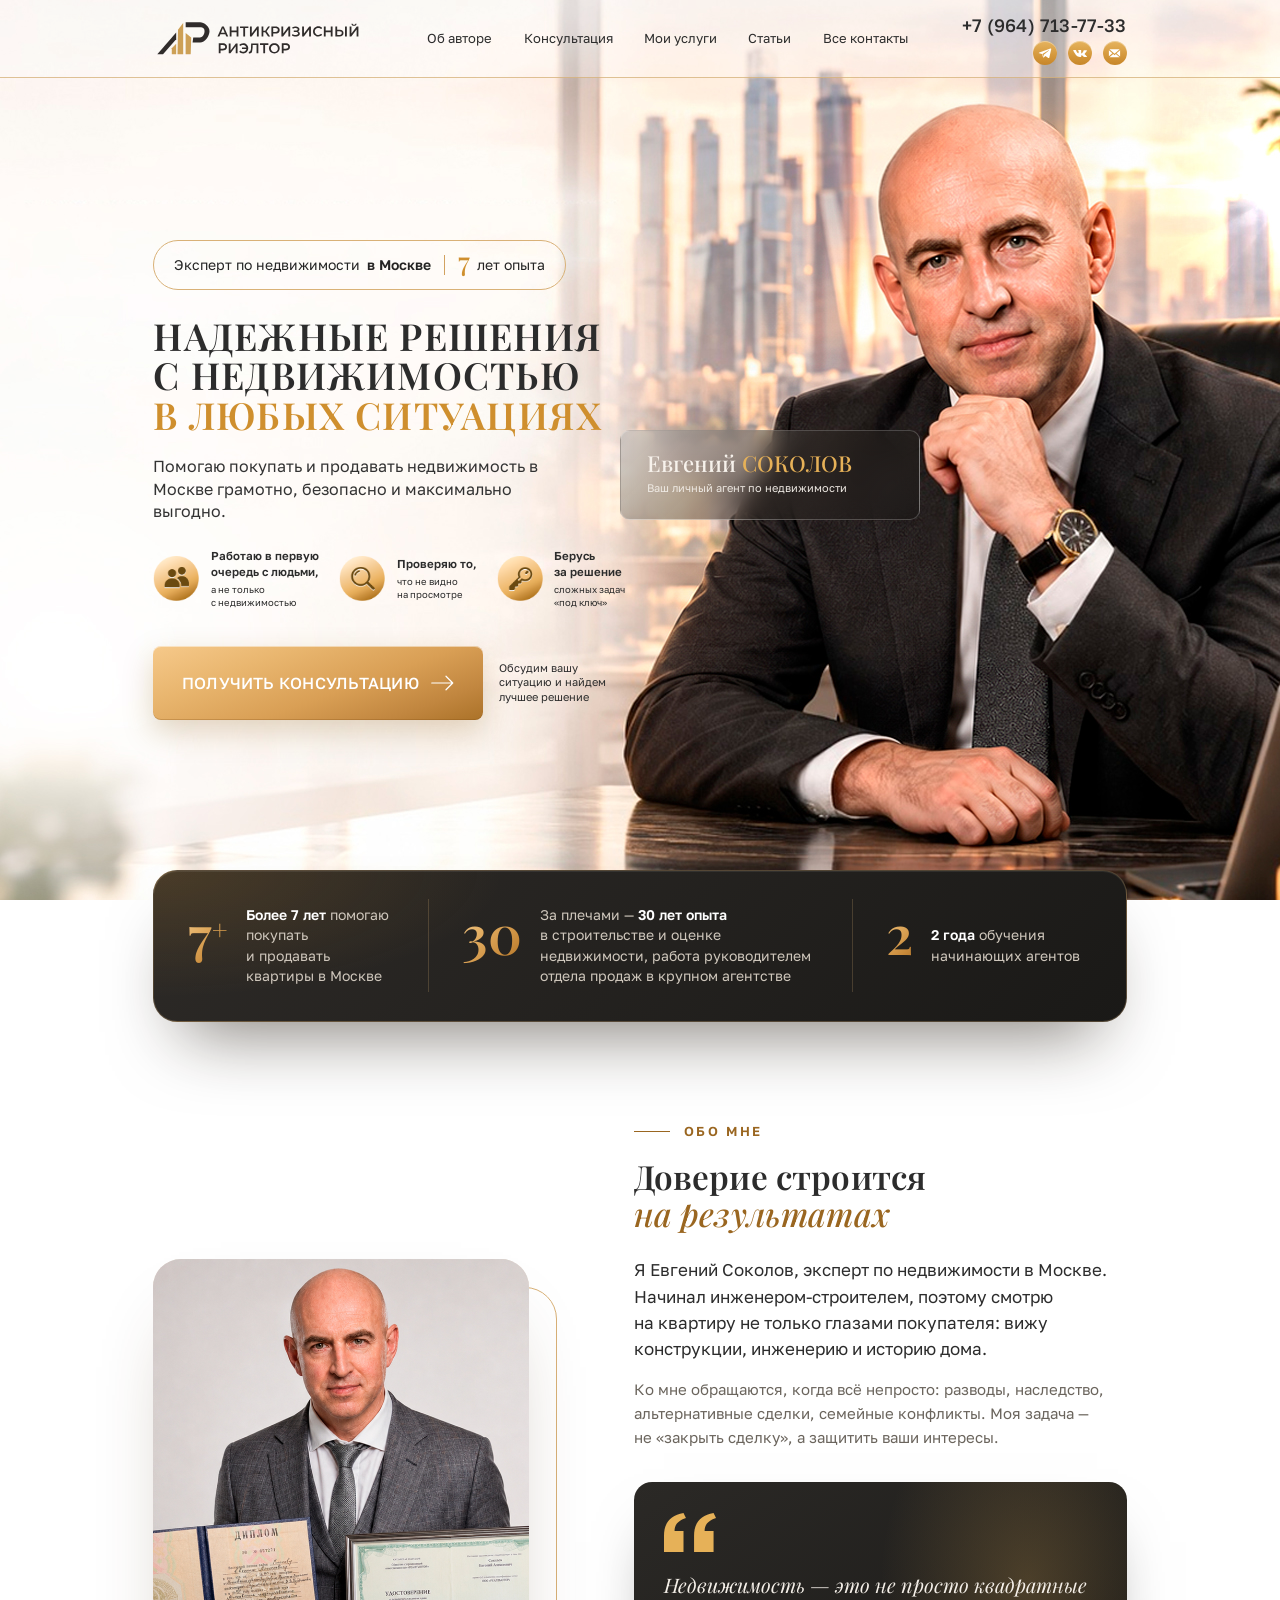
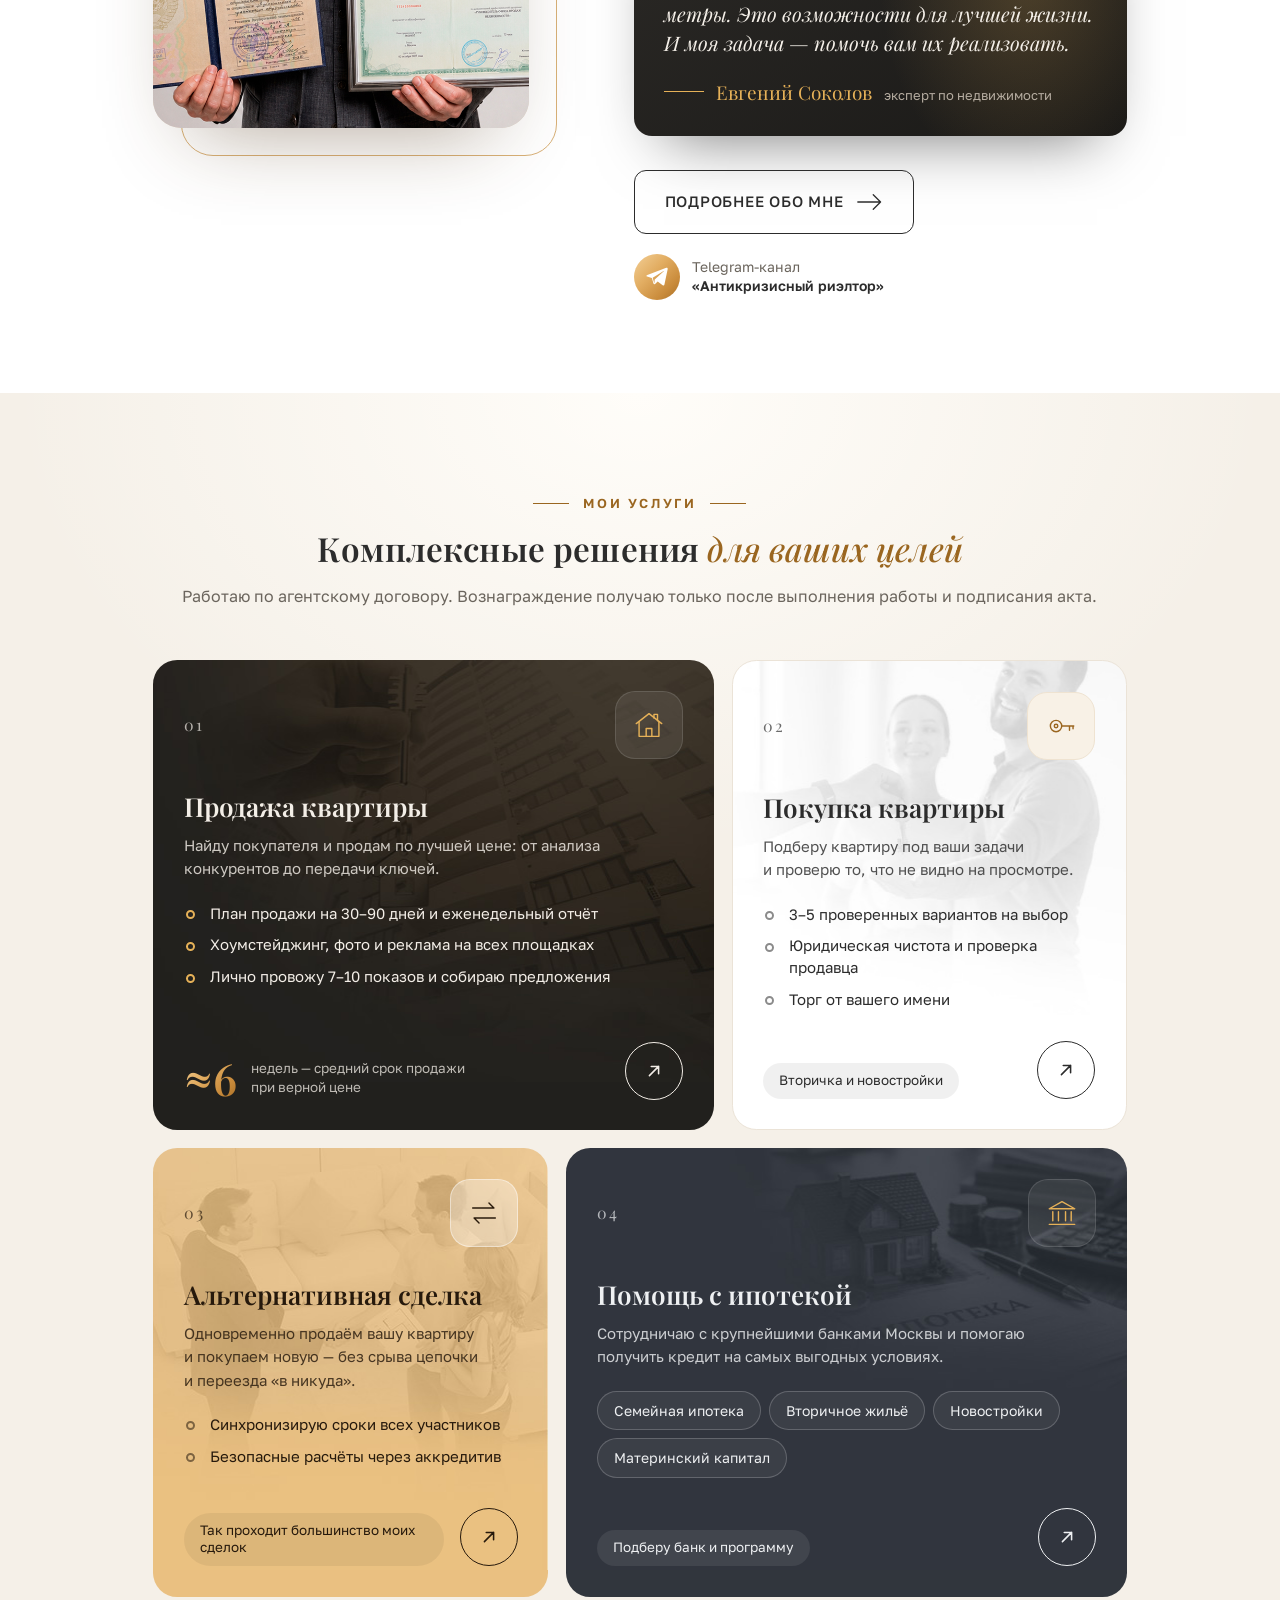
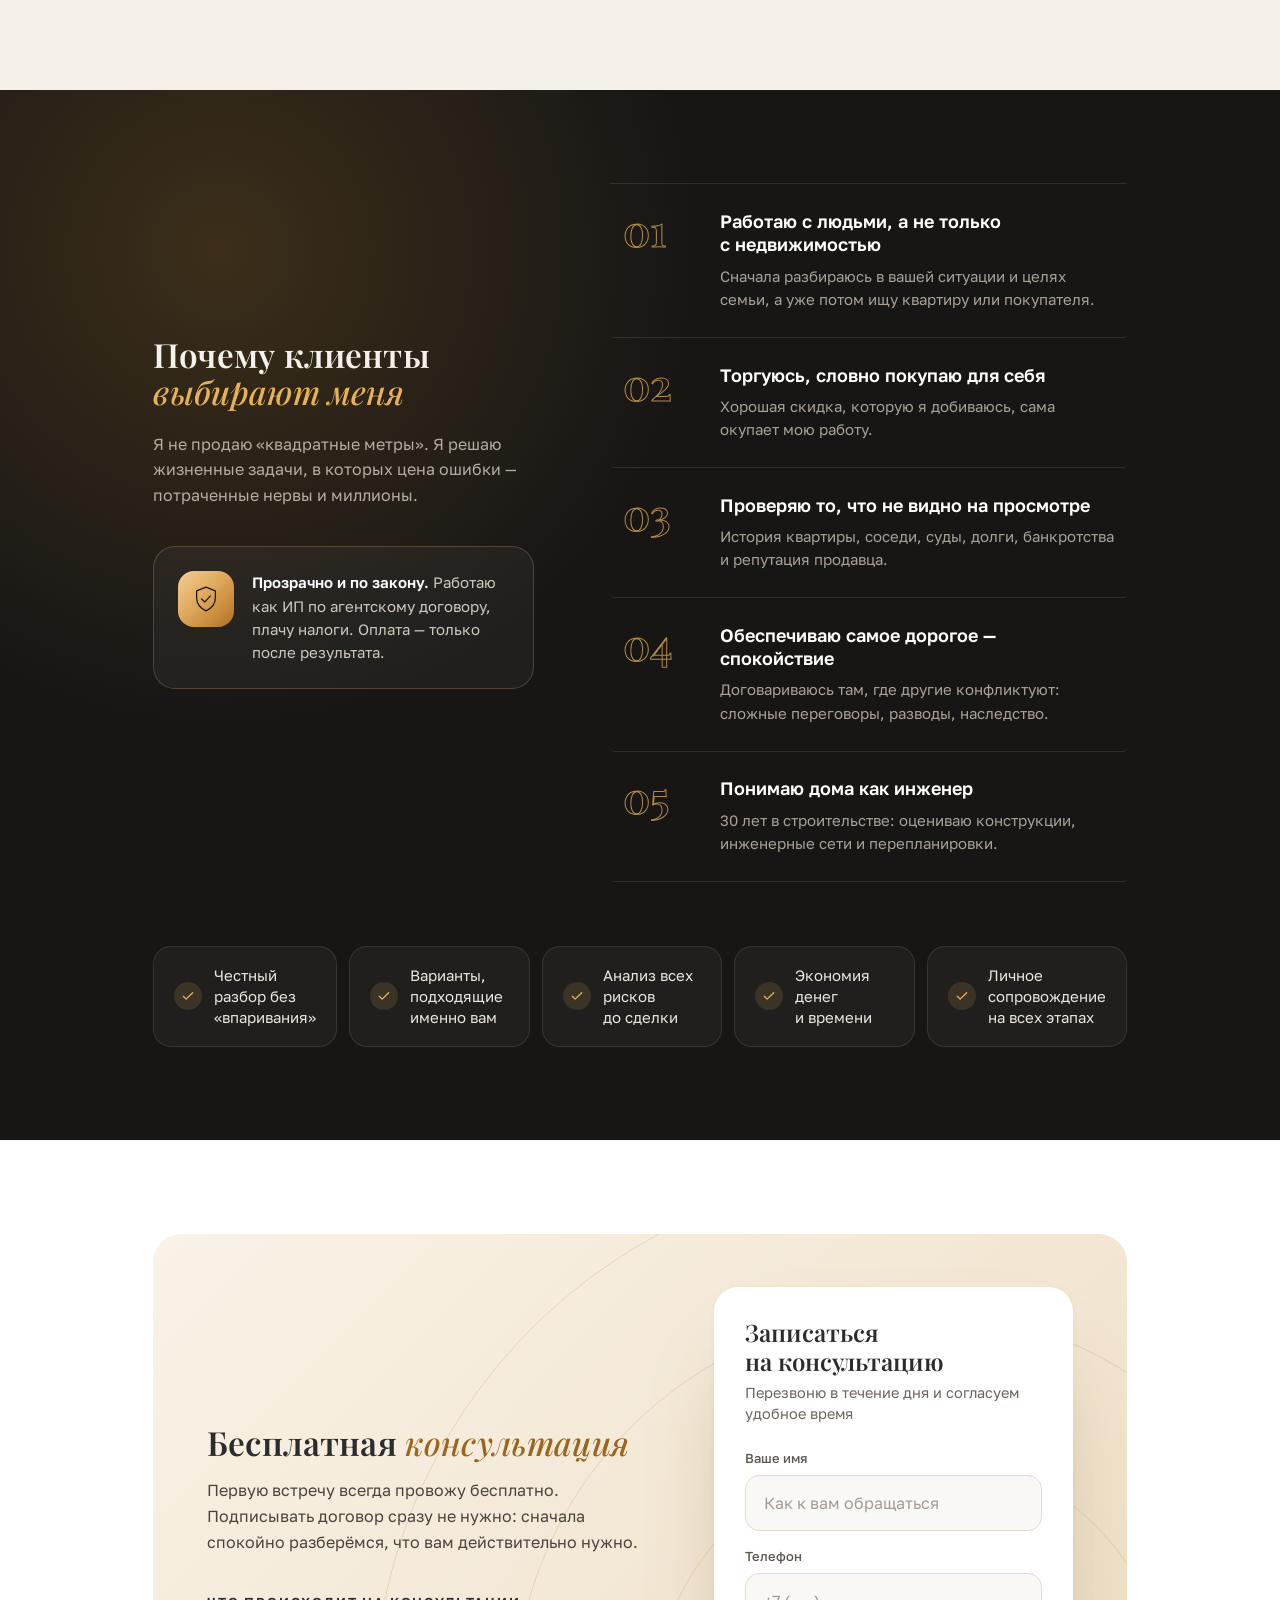
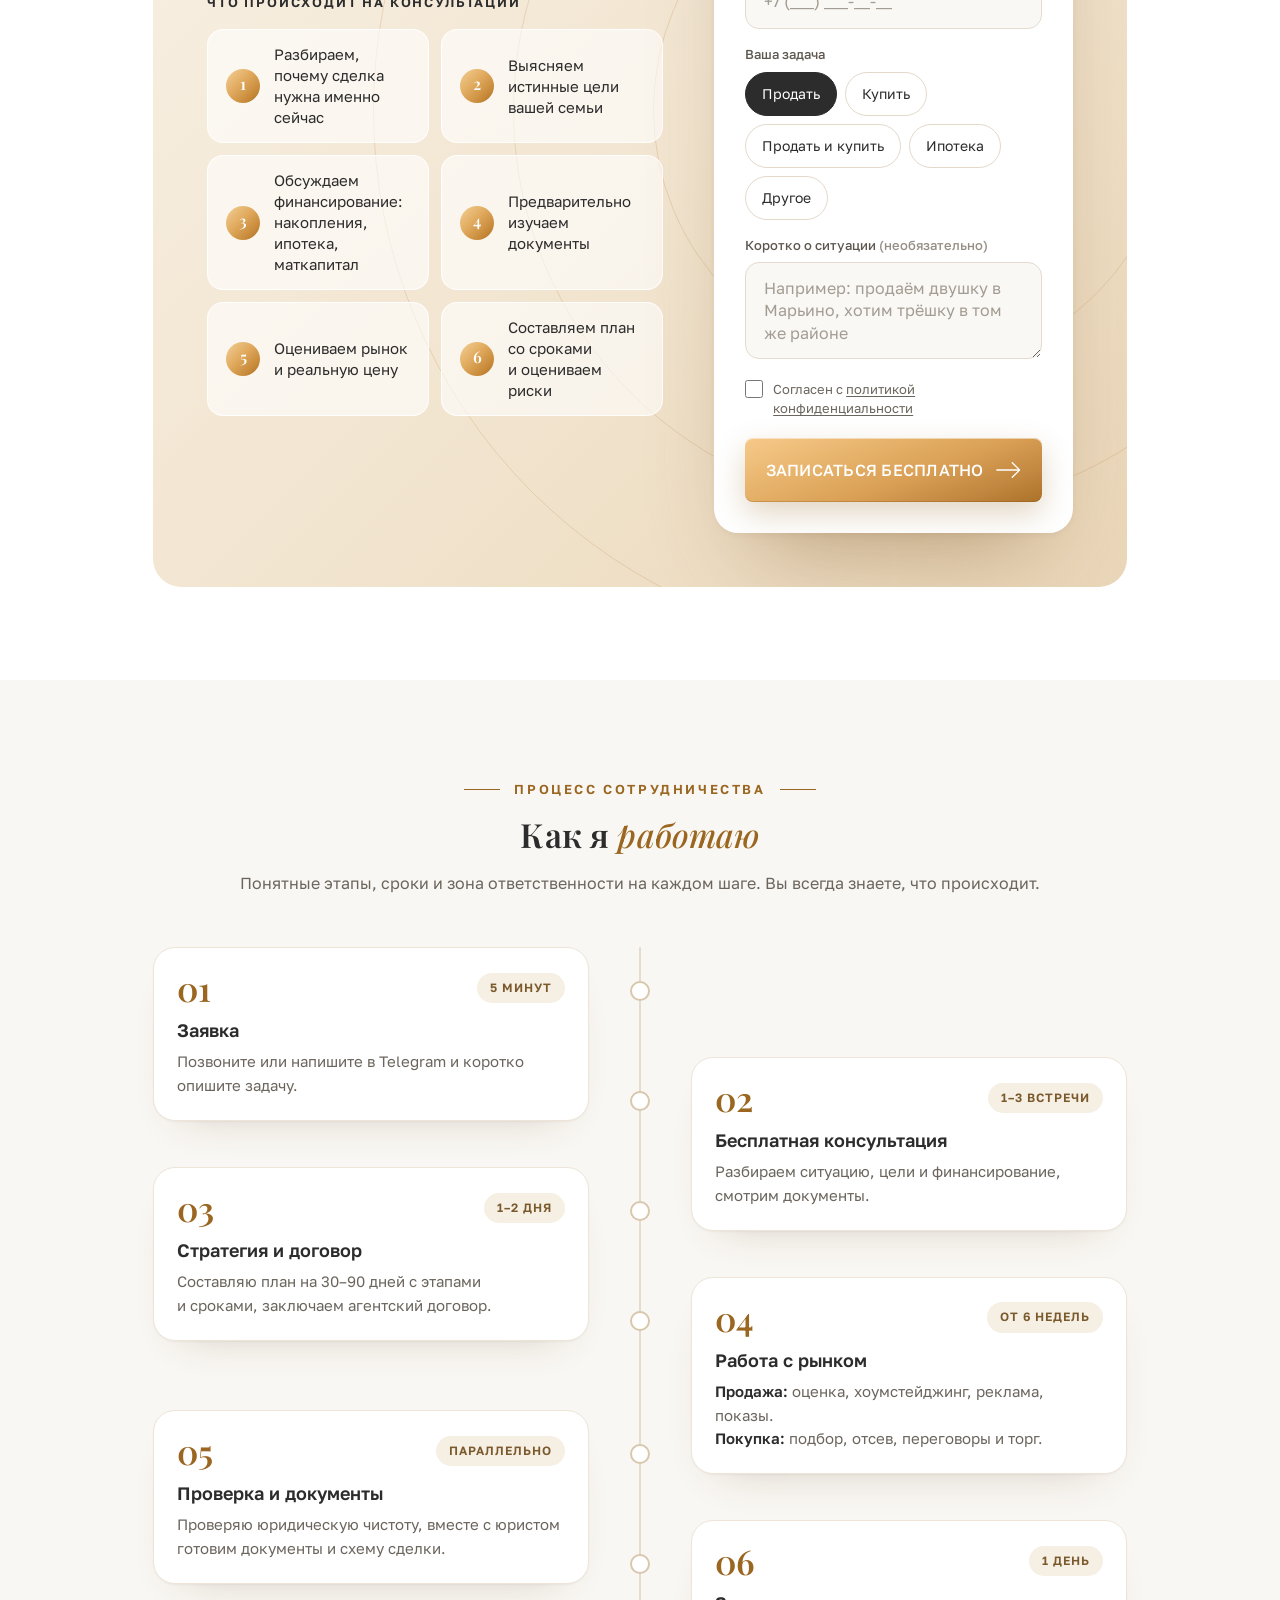
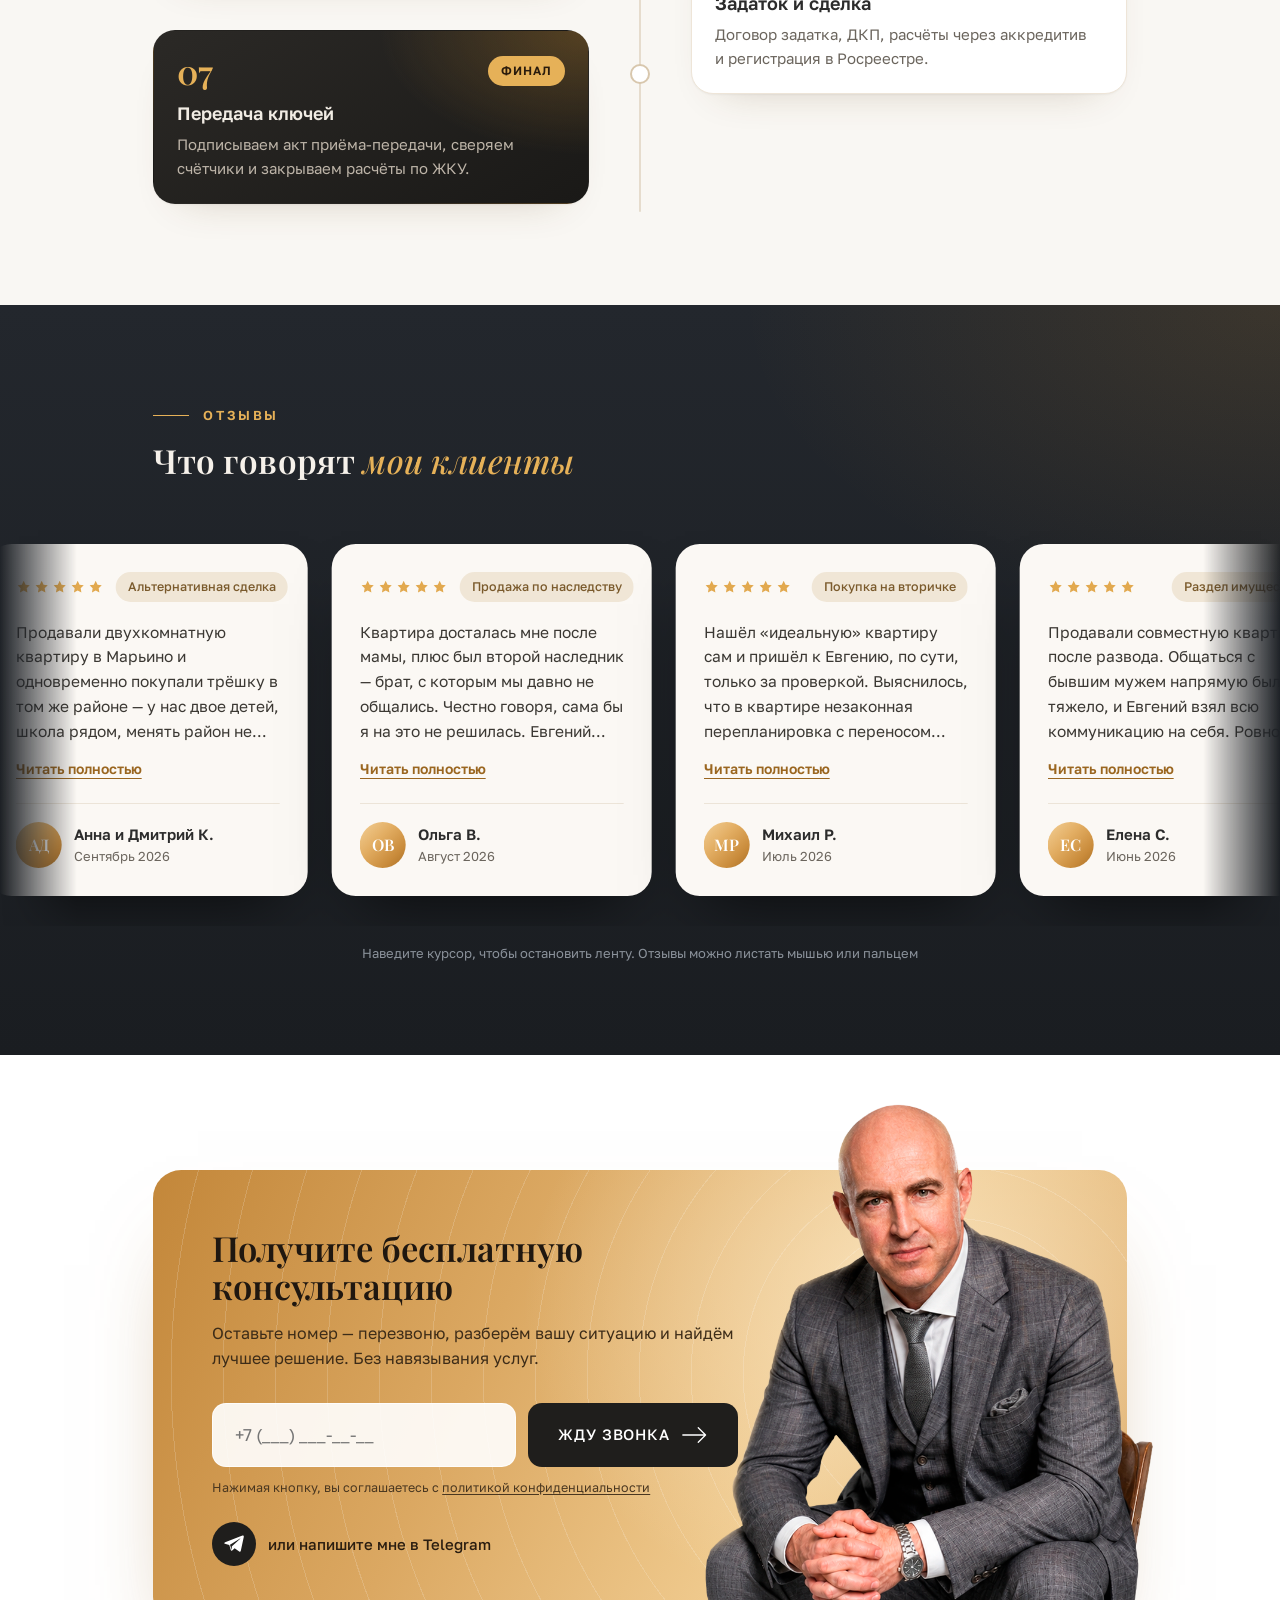
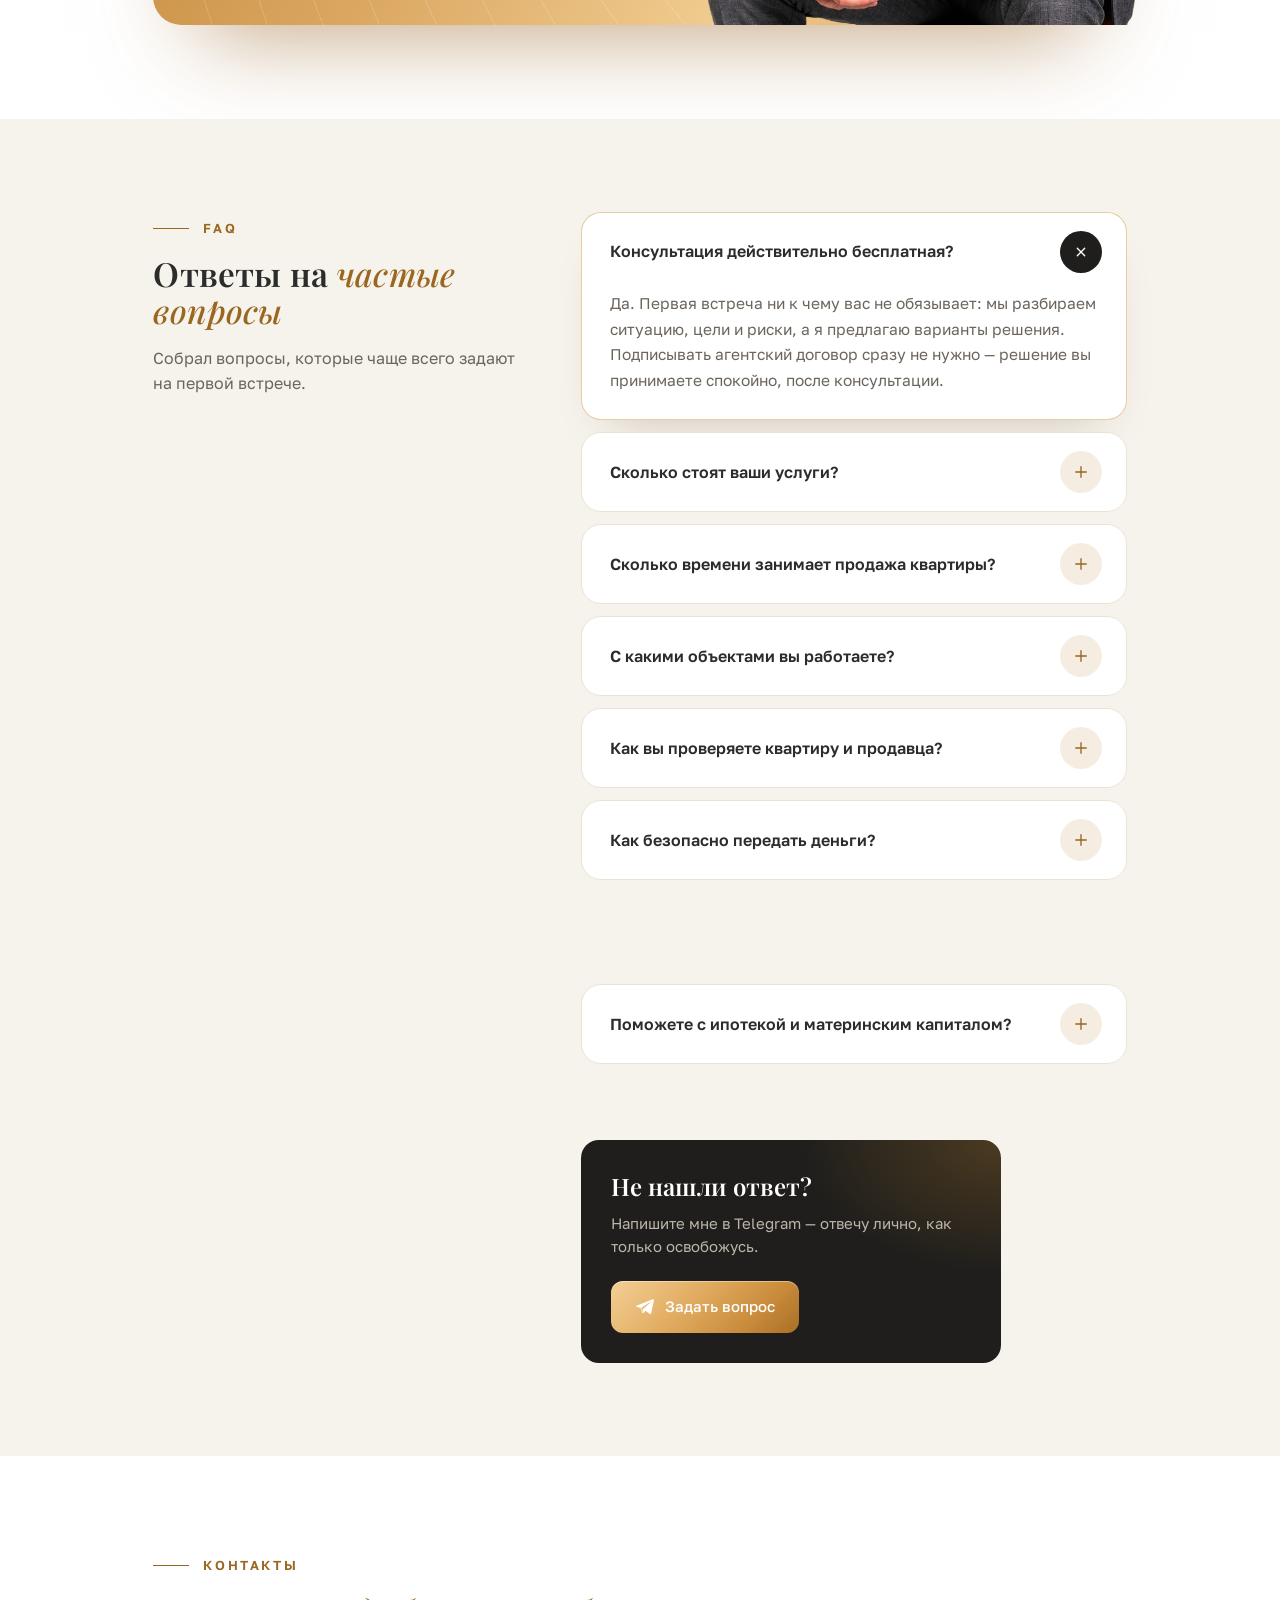
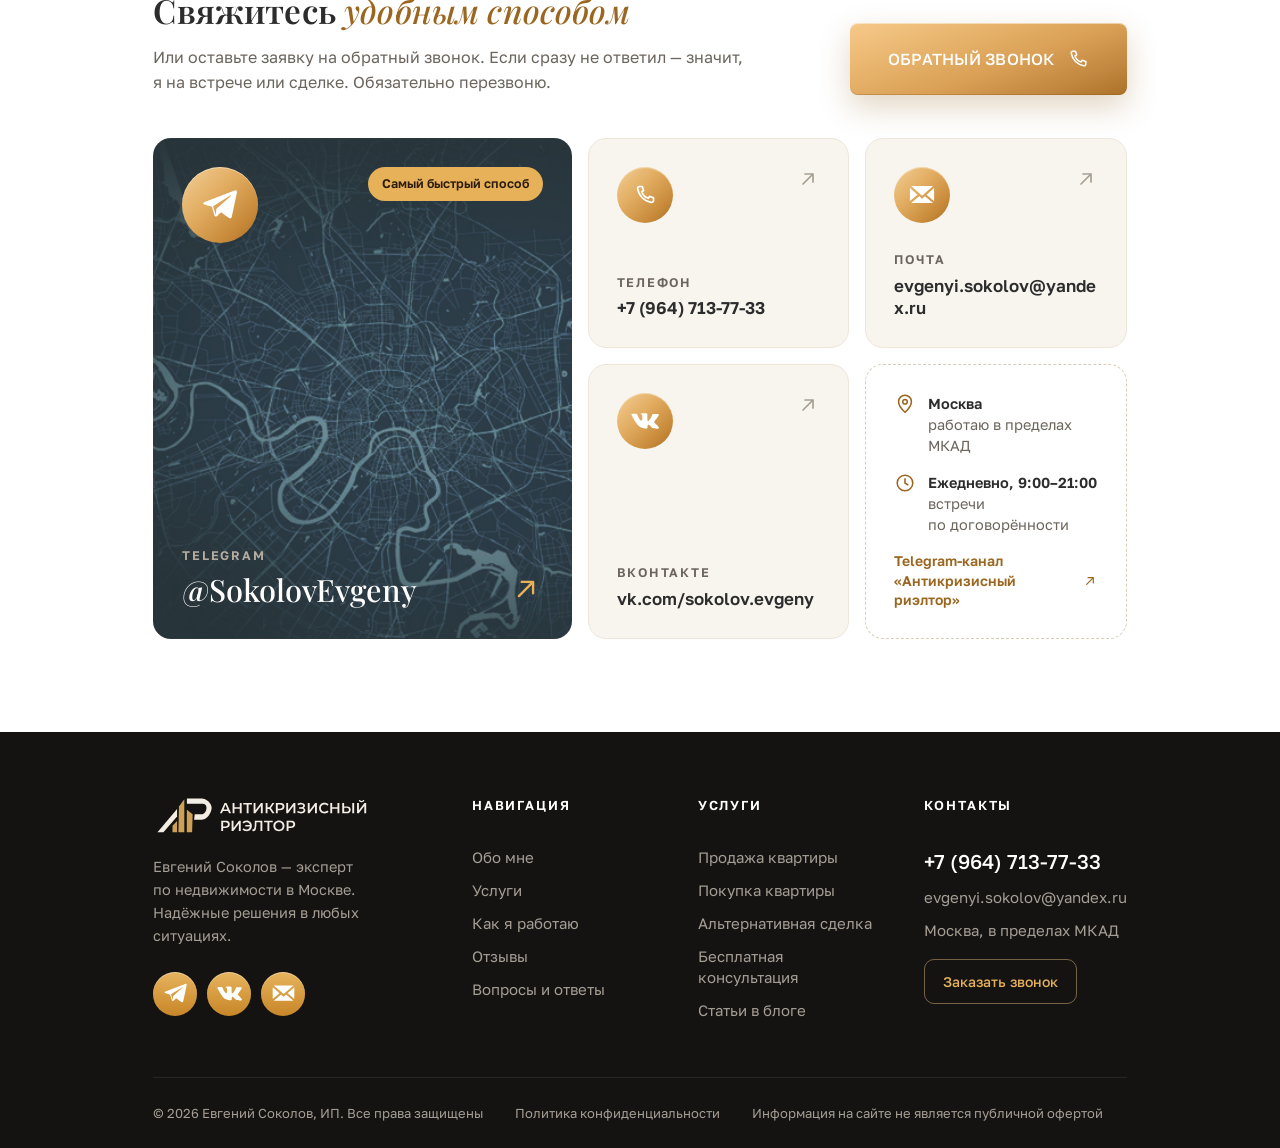
<file: index.html>
<!DOCTYPE html>
<html lang="ru">
<head>
  <meta charset="UTF-8">
  <meta name="viewport" content="width=device-width, initial-scale=1">
  <title>Антикризисный риэлтор — Евгений Соколов</title>
  <link rel="preconnect" href="https://fonts.googleapis.com">
  <link rel="preconnect" href="https://fonts.gstatic.com" crossorigin>
  <link href="https://fonts.googleapis.com/css2?family=Golos+Text:wght@400;500;600;700&family=Playfair+Display:ital,wght@0,400;0,500;0,600;0,700;1,400;1,500&display=swap" rel="stylesheet">
  <link rel="stylesheet" href="css/style.css">
  <link rel="stylesheet" href="css/sections.css">
  <script>document.documentElement.classList.add('js');</script>
</head>
<body>

  <header class="site-header">
    <div class="site-header__inner">
      <a class="logo" href="#" aria-label="Антикризисный риэлтор — на главную">
        <img src="img/logo.svg" alt="Антикризисный риэлтор">
      </a>

      <nav class="nav" aria-label="Основная навигация">
        <a href="#about">Об авторе</a>
        <a href="#consultation">Консультация</a>
        <a href="#services">Мои услуги</a>
        <a href="https://sokolov.moscow/vse-stati/" target="_blank" rel="noopener">Статьи</a>
        <a href="#contacts">Все контакты</a>
      </nav>

      <div class="contacts">
        <a class="contacts__phone" href="tel:+79647137733">+7 (964) 713-77-33</a>
        <div class="socials">
          <a class="social" href="https://t.me/SokolovEvgeny" target="_blank" rel="noopener" aria-label="Telegram">
            <img class="social__icon" src="img/icon-soc-1.svg" alt="" aria-hidden="true">
          </a>
          <a class="social" href="https://vk.com/sokolov.evgeny" target="_blank" rel="noopener" aria-label="ВКонтакте">
            <img class="social__icon" src="img/icon-soc-2.svg" alt="" aria-hidden="true">
          </a>
          <a class="social" href="mailto:evgenyi.sokolov@yandex.ru" aria-label="Написать на почту">
            <img class="social__icon" src="img/icon-soc-3.svg" alt="" aria-hidden="true">
          </a>
        </div>
      </div>

    </div>
  </header>

      <button class="burger" type="button" aria-label="Открыть меню" aria-expanded="false">
        <span></span>
        <span></span>
        <span></span>
      </button>

  <div class="mobile-menu" id="mobile-menu">
    <div class="mobile-menu__inner">
      <a class="logo mobile-menu__logo" href="#" aria-label="Антикризисный риэлтор — на главную">
        <img src="img/logo-light.svg" alt="Антикризисный риэлтор">
      </a>

      <nav class="mobile-menu__nav" aria-label="Мобильная навигация">
        <a href="#about">Об авторе</a>
        <a href="#consultation">Консультация</a>
        <a href="#services">Мои услуги</a>
        <a href="https://sokolov.moscow/vse-stati/" target="_blank" rel="noopener">Статьи</a>
        <a href="#contacts">Все контакты</a>
      </nav>

      <div class="mobile-menu__footer">
        <div class="mobile-menu__socials">
          <a class="social" href="https://t.me/SokolovEvgeny" target="_blank" rel="noopener" aria-label="Telegram">
            <img class="social__icon" src="img/icon-soc-1.svg" alt="" aria-hidden="true">
          </a>
          <a class="social" href="https://vk.com/sokolov.evgeny" target="_blank" rel="noopener" aria-label="ВКонтакте">
            <img class="social__icon" src="img/icon-soc-2.svg" alt="" aria-hidden="true">
          </a>
          <a class="social" href="mailto:evgenyi.sokolov@yandex.ru" aria-label="Написать на почту">
            <img class="social__icon" src="img/icon-soc-3.svg" alt="" aria-hidden="true">
          </a>
        </div>

        <a class="mobile-menu__phone" href="tel:+79647137733">+7 (964) 713-77-33</a>
      </div>
    </div>
  </div>

  <main id="top">

  <section class="hero">
    <div class="hero__content">
      <div class="hero__badge">
        <span class="hero__badge-text">Эксперт по недвижимости <b>в Москве</b></span>
        <span class="hero__badge-divider" aria-hidden="true"></span>
        <span class="hero__badge-years">7</span>
        <span>лет опыта</span>
      </div>

      <h1 class="hero__title">
        Надежные решения<br>
        с недвижимостью<br>
        <span>в любых ситуациях</span>
      </h1>

      <p class="hero__desc hero__desc--top">
        Помогаю покупать и продавать недвижимость в Москве
        грамотно, безопасно и максимально выгодно.
      </p>
    </div>

    <div class="hero__photo">
      <img src="img/background-header-mobile.jpg" alt="Евгений Соколов, эксперт по недвижимости">
      <div class="name-card">
        <div class="name-card__name">Евгений <span>СОКОЛОВ</span></div>
        <p class="name-card__role">Ваш личный агент по недвижимости</p>
      </div>
    </div>

    <ul class="features">
      <li class="feature">
        <img class="feature__icon" src="img/ic-1.png" alt="" aria-hidden="true">
        <div class="feature__body">
          <p class="feature__title">Работаю в первую<br>очередь с людьми,</p>
          <p class="feature__text">а не только<br>с недвижимостью</p>
        </div>
      </li>
      <li class="feature">
        <img class="feature__icon" src="img/ic-2.png" alt="" aria-hidden="true">
        <div class="feature__body">
          <p class="feature__title">Проверяю то,</p>
          <p class="feature__text">что не видно<br>на просмотре</p>
        </div>
      </li>
      <li class="feature">
        <img class="feature__icon" src="img/ic-3.png" alt="" aria-hidden="true">
        <div class="feature__body">
          <p class="feature__title">Берусь<br>за решение</p>
          <p class="feature__text">сложных задач<br>«под ключ»</p>
        </div>
      </li>
    </ul>

    <div class="hero__bottom">
      <a class="btn" href="#consultation">
        <span>Получить консультацию</span>
        <svg viewBox="0 0 32 24" aria-hidden="true">
          <path d="M1 12h28M20 3l9 9-9 9" fill="none" stroke="currentColor" stroke-width="1.6" stroke-linecap="round" stroke-linejoin="round"/>
        </svg>
      </a>

      <p class="hero__note">Обсудим вашу<br>ситуацию и найдем<br>лучшее решение</p>

      <p class="hero__desc hero__desc--mobile">
        Помогаю покупать и продавать недвижимость <strong>в Москве</strong>
        грамотно, безопасно и максимально выгодно.
      </p>
    </div>
  </section>

  <!-- Иконки (спрайт) -->
  <svg class="sprite" aria-hidden="true" focusable="false">
    <symbol id="i-arrow" viewBox="0 0 32 24"><path d="M1 12h28M20 3l9 9-9 9" fill="none" stroke="currentColor" stroke-width="1.6" stroke-linecap="round" stroke-linejoin="round"/></symbol>
    <symbol id="i-arrow-up-right" viewBox="0 0 24 24"><path d="M7 17 17 7M9 7h8v8" fill="none" stroke="currentColor" stroke-width="1.7" stroke-linecap="round" stroke-linejoin="round"/></symbol>
    <symbol id="i-check" viewBox="0 0 24 24"><path d="m5 12.5 4.2 4.2L19 7" fill="none" stroke="currentColor" stroke-width="2" stroke-linecap="round" stroke-linejoin="round"/></symbol>
    <symbol id="i-plus" viewBox="0 0 24 24"><path d="M12 5v14M5 12h14" fill="none" stroke="currentColor" stroke-width="1.8" stroke-linecap="round"/></symbol>
    <symbol id="i-close" viewBox="0 0 24 24"><path d="M6 6l12 12M18 6 6 18" fill="none" stroke="currentColor" stroke-width="1.8" stroke-linecap="round"/></symbol>
    <symbol id="i-star" viewBox="0 0 24 24"><path d="m12 2.8 2.8 5.8 6.3.9-4.6 4.4 1.1 6.3L12 17.2l-5.6 3 1.1-6.3-4.6-4.4 6.3-.9z" fill="currentColor"/></symbol>
    <symbol id="i-sale" viewBox="0 0 48 48"><g fill="none" stroke="currentColor" stroke-width="2" stroke-linecap="round" stroke-linejoin="round"><path d="M6 22 24 8l18 14"/><path d="M10 19v21h28V19"/><path d="M20 40V29h8v11"/><path d="M31 14V9h5v9"/></g></symbol>
    <symbol id="i-buy" viewBox="0 0 48 48"><g fill="none" stroke="currentColor" stroke-width="2" stroke-linecap="round" stroke-linejoin="round"><circle cx="17" cy="24" r="8"/><path d="M25 24h17M36 24v6M41 24v4"/><circle cx="17" cy="24" r="2.5"/></g></symbol>
    <symbol id="i-swap" viewBox="0 0 48 48"><g fill="none" stroke="currentColor" stroke-width="2" stroke-linecap="round" stroke-linejoin="round"><path d="M8 17h30l-7-7"/><path d="M40 31H10l7 7"/></g></symbol>
    <symbol id="i-bank" viewBox="0 0 48 48"><g fill="none" stroke="currentColor" stroke-width="2" stroke-linecap="round" stroke-linejoin="round"><path d="M6 18 24 8l18 10H6z"/><path d="M11 22v13M19 22v13M29 22v13M37 22v13M6 40h36"/></g></symbol>
    <symbol id="i-shield" viewBox="0 0 48 48"><g fill="none" stroke="currentColor" stroke-width="2" stroke-linecap="round" stroke-linejoin="round"><path d="M24 5 9 11v11c0 10 6.5 17 15 21 8.5-4 15-11 15-21V11z"/><path d="m17 24 5 5 9-10"/></g></symbol>
    <symbol id="i-phone" viewBox="0 0 24 24"><path d="M6.6 3.5h2.6l1.4 4-1.9 1.2a11 11 0 0 0 6.6 6.6l1.2-1.9 4 1.4v2.6a2 2 0 0 1-2.2 2A16.6 16.6 0 0 1 4.6 5.7a2 2 0 0 1 2-2.2z" fill="none" stroke="currentColor" stroke-width="1.7" stroke-linejoin="round"/></symbol>
    <symbol id="i-pin" viewBox="0 0 24 24"><g fill="none" stroke="currentColor" stroke-width="1.7"><path d="M12 21s-7-6.2-7-11.5a7 7 0 0 1 14 0C19 14.8 12 21 12 21z"/><circle cx="12" cy="9.5" r="2.5"/></g></symbol>
    <symbol id="i-clock" viewBox="0 0 24 24"><g fill="none" stroke="currentColor" stroke-width="1.7" stroke-linecap="round"><circle cx="12" cy="12" r="8.5"/><path d="M12 7.5V12l3 2"/></g></symbol>
    <symbol id="i-image" viewBox="0 0 24 24"><g fill="none" stroke="currentColor" stroke-width="1.5" stroke-linejoin="round"><rect x="3" y="5" width="18" height="14" rx="2.5"/><circle cx="9" cy="10" r="1.8"/><path d="m21 16-5.5-5.5L6 19"/></g></symbol>
    <symbol id="i-quote" viewBox="0 0 64 48"><path d="M0 48V28C0 12 8 3 24 0l3 6C17 9 13 15 13 22h11v26H0zm37 0V28C37 12 45 3 61 0l3 6c-10 3-14 9-14 16h11v26H37z" fill="currentColor"/></symbol>
  </svg>

  <!-- ========== 2. Бенефиты ========== -->
  <section class="benefits" aria-label="Ключевые факты обо мне">
    <div class="container">
      <ul class="benefits__card reveal">
        <li class="benefit">
          <span class="benefit__num">7<sup>+</sup></span>
          <p class="benefit__text"><b>Более 7 лет</b> помогаю покупать и&nbsp;продавать квартиры в&nbsp;Москве</p>
        </li>
        <li class="benefit">
          <span class="benefit__num">30</span>
          <p class="benefit__text">За плечами — <b>30 лет опыта</b> в&nbsp;строительстве и&nbsp;оценке недвижимости, работа руководителем отдела продаж в&nbsp;крупном агентстве</p>
        </li>
        <li class="benefit">
          <span class="benefit__num">2</span>
          <p class="benefit__text"><b>2 года</b> обучения начинающих агентов</p>
        </li>
      </ul>
    </div>
  </section>

  <!-- ========== 3. Обо мне ========== -->
  <section class="about section" id="about">
    <div class="container about__grid">
      <div class="about__media reveal">
        <div class="about__frame" aria-hidden="true"></div>
        <div class="ph about__photo" role="img" aria-label="Фото Евгения Соколова">
          <img class="placeholder-photo" src="img/ob-avtore.jpg" alt="" onload="this.parentElement.classList.add('has-image')" onerror="this.hidden=true">
          <span class="ph__label"><svg><use href="#i-image"/></svg>Фото Евгения<br><small>JPG, 720×900 px</small></span>
        </div>
      </div>

      <div class="about__body">
        <span class="eyebrow reveal">Обо мне</span>
        <h2 class="h2 reveal">Доверие строится <em>на&nbsp;результатах</em></h2>
        <p class="lead reveal">Я&nbsp;Евгений Соколов, эксперт по&nbsp;недвижимости в&nbsp;Москве. Начинал инженером-строителем, поэтому смотрю на&nbsp;квартиру не&nbsp;только глазами покупателя: вижу конструкции, инженерию и&nbsp;историю дома.</p>
        <p class="about__text reveal">Ко&nbsp;мне обращаются, когда всё непросто: разводы, наследство, альтернативные сделки, семейные конфликты. Моя задача — не&nbsp;«закрыть сделку», а&nbsp;защитить ваши интересы.</p>

        <figure class="quote reveal">
          <svg class="quote__mark" aria-hidden="true"><use href="#i-quote"/></svg>
          <blockquote class="quote__text">
            Недвижимость — это не&nbsp;просто квадратные метры. Это возможности для лучшей жизни. И&nbsp;моя задача — помочь вам их&nbsp;реализовать.
          </blockquote>
          <figcaption class="quote__author">
            <span class="quote__name">Евгений Соколов</span>
            <span class="quote__role">эксперт по&nbsp;недвижимости</span>
          </figcaption>
        </figure>

        <div class="about__actions reveal">
          <a class="btn-line" href="https://sokolov.moscow/ob-avtore/" target="_blank" rel="noopener">
            <span>Подробнее обо мне</span>
            <svg aria-hidden="true"><use href="#i-arrow"/></svg>
          </a>
          <a class="about__channel" href="https://t.me/SokolovRealtor" target="_blank" rel="noopener">
            <span class="about__channel-icon"><img src="img/icon-soc-1.svg" alt="" aria-hidden="true"></span>
            <span>Telegram-канал<br><b>«Антикризисный риэлтор»</b></span>
          </a>
        </div>
      </div>
    </div>
  </section>

  <!-- ========== 4. Мои услуги ========== -->
  <section class="services section" id="services">
    <div class="container">
      <div class="section-head section-head--center">
        <span class="eyebrow eyebrow--center reveal">Мои услуги</span>
        <h2 class="h2 reveal">Комплексные решения <em>для ваших целей</em></h2>
        <p class="section-head__text reveal">Работаю по&nbsp;агентскому договору. Вознаграждение получаю только после выполнения работы и&nbsp;подписания акта.</p>
      </div>

      <div class="services__grid">
        <article class="service service--dark reveal">
          <div class="service__top">
            <span class="service__num">01</span>
            <span class="service__icon"><svg><use href="#i-sale"/></svg></span>
          </div>
          <h3 class="service__title">Продажа квартиры</h3>
          <p class="service__text">Найду покупателя и&nbsp;продам по&nbsp;лучшей цене: от&nbsp;анализа конкурентов до&nbsp;передачи ключей.</p>
          <ul class="service__list">
            <li>План продажи на&nbsp;30–90 дней и&nbsp;еженедельный отчёт</li>
            <li>Хоумстейджинг, фото и&nbsp;реклама на&nbsp;всех площадках</li>
            <li>Лично провожу 7–10 показов и&nbsp;собираю предложения</li>
          </ul>
          <div class="service__bottom">
            <div class="service__stat"><b>≈6</b><span>недель — средний срок продажи при&nbsp;верной цене</span></div>
            <a class="service__link" href="https://sokolov.moscow/prodazha-kvartir/" target="_blank" rel="noopener" aria-label="Подробнее о продаже квартиры"><svg><use href="#i-arrow-up-right"/></svg></a>
          </div>
        </article>

        <article class="service service--light reveal">
          <div class="service__top">
            <span class="service__num">02</span>
            <span class="service__icon"><svg><use href="#i-buy"/></svg></span>
          </div>
          <h3 class="service__title">Покупка квартиры</h3>
          <p class="service__text">Подберу квартиру под ваши задачи и&nbsp;проверю то, что не&nbsp;видно на&nbsp;просмотре.</p>
          <ul class="service__list">
            <li>3–5 проверенных вариантов на&nbsp;выбор</li>
            <li>Юридическая чистота и&nbsp;проверка продавца</li>
            <li>Торг от&nbsp;вашего имени</li>
          </ul>
          <div class="service__bottom">
            <span class="service__tag">Вторичка и&nbsp;новостройки</span>
            <a class="service__link" href="https://sokolov.moscow/pokupka-kvartir/" target="_blank" rel="noopener" aria-label="Подробнее о покупке квартиры"><svg><use href="#i-arrow-up-right"/></svg></a>
          </div>
        </article>

        <article class="service service--gold reveal">
          <div class="service__top">
            <span class="service__num">03</span>
            <span class="service__icon"><svg><use href="#i-swap"/></svg></span>
          </div>
          <h3 class="service__title">Альтернативная сделка</h3>
          <p class="service__text">Одновременно продаём вашу квартиру и&nbsp;покупаем новую — без срыва цепочки и&nbsp;переезда «в&nbsp;никуда».</p>
          <ul class="service__list">
            <li>Синхронизирую сроки всех участников</li>
            <li>Безопасные расчёты через аккредитив</li>
          </ul>
          <div class="service__bottom">
            <span class="service__tag">Так проходит большинство моих сделок</span>
            <a class="service__link" href="https://sokolov.moscow/vtorichka/chto-takoe-alternativnaya-sdelka-prostymi-slovami/" target="_blank" rel="noopener" aria-label="Подробнее об альтернативной сделке"><svg><use href="#i-arrow-up-right"/></svg></a>
          </div>
        </article>

        <article class="service service--stone reveal">
          <div class="service__top">
            <span class="service__num">04</span>
            <span class="service__icon"><svg><use href="#i-bank"/></svg></span>
          </div>
          <h3 class="service__title">Помощь с&nbsp;ипотекой</h3>
          <p class="service__text">Сотрудничаю с&nbsp;крупнейшими банками Москвы и&nbsp;помогаю получить кредит на&nbsp;самых выгодных условиях.</p>
          <ul class="service__chips">
            <li>Семейная ипотека</li>
            <li>Вторичное жильё</li>
            <li>Новостройки</li>
            <li>Материнский капитал</li>
          </ul>
          <div class="service__bottom">
            <span class="service__tag">Подберу банк и&nbsp;программу</span>
            <a class="service__link" href="https://sokolov.moscow/ipoteka/izmeneniya-v-semejnoj-ipoteke-v-2026-godu-razbor-novyh-pravil/" target="_blank" rel="noopener" aria-label="Подробнее об ипотеке"><svg><use href="#i-arrow-up-right"/></svg></a>
          </div>
        </article>
      </div>
    </div>
  </section>

  <!-- ========== 5. Почему выбирают меня ========== -->
  <section class="why section" id="why">
    <div class="why__glow" aria-hidden="true"></div>
    <div class="container why__grid">
      <div class="why__aside">
        <span class="eyebrow eyebrow--light reveal">Преимущества</span>
        <h2 class="h2 h2--light reveal">Почему клиенты <em>выбирают меня</em></h2>
        <p class="why__intro reveal">Я&nbsp;не&nbsp;продаю «квадратные метры». Я&nbsp;решаю жизненные задачи, в&nbsp;которых цена ошибки — потраченные нервы и&nbsp;миллионы.</p>

        <div class="why__card reveal">
          <span class="why__card-icon"><svg><use href="#i-shield"/></svg></span>
          <p><b>Прозрачно и&nbsp;по&nbsp;закону.</b> Работаю как ИП по&nbsp;агентскому договору, плачу налоги. Оплата — только после результата.</p>
        </div>
      </div>

      <ol class="why__list">
        <li class="why-item reveal">
          <span class="why-item__num">01</span>
          <div>
            <h3 class="why-item__title">Работаю с&nbsp;людьми, а&nbsp;не&nbsp;только с&nbsp;недвижимостью</h3>
            <p class="why-item__text">Сначала разбираюсь в&nbsp;вашей ситуации и&nbsp;целях семьи, а&nbsp;уже потом ищу квартиру или покупателя.</p>
          </div>
        </li>
        <li class="why-item reveal">
          <span class="why-item__num">02</span>
          <div>
            <h3 class="why-item__title">Торгуюсь, словно покупаю для себя</h3>
            <p class="why-item__text">Хорошая скидка, которую я&nbsp;добиваюсь, сама окупает мою работу.</p>
          </div>
        </li>
        <li class="why-item reveal">
          <span class="why-item__num">03</span>
          <div>
            <h3 class="why-item__title">Проверяю то, что не&nbsp;видно на&nbsp;просмотре</h3>
            <p class="why-item__text">История квартиры, соседи, суды, долги, банкротства и&nbsp;репутация продавца.</p>
          </div>
        </li>
        <li class="why-item reveal">
          <span class="why-item__num">04</span>
          <div>
            <h3 class="why-item__title">Обеспечиваю самое дорогое — спокойствие</h3>
            <p class="why-item__text">Договариваюсь там, где другие конфликтуют: сложные переговоры, разводы, наследство.</p>
          </div>
        </li>
        <li class="why-item reveal">
          <span class="why-item__num">05</span>
          <div>
            <h3 class="why-item__title">Понимаю дома как инженер</h3>
            <p class="why-item__text">30&nbsp;лет в&nbsp;строительстве: оцениваю конструкции, инженерные сети и&nbsp;перепланировки.</p>
          </div>
        </li>
      </ol>
    </div>

    <div class="container">
      <ul class="why__gets reveal" aria-label="Что вы получите">
        <li><svg><use href="#i-check"/></svg>Честный разбор без «впаривания»</li>
        <li><svg><use href="#i-check"/></svg>Варианты, подходящие именно вам</li>
        <li><svg><use href="#i-check"/></svg>Анализ всех рисков до&nbsp;сделки</li>
        <li><svg><use href="#i-check"/></svg>Экономия денег и&nbsp;времени</li>
        <li><svg><use href="#i-check"/></svg>Личное сопровождение на&nbsp;всех этапах</li>
      </ul>
    </div>
  </section>

  <!-- ========== 6. Бесплатная консультация ========== -->
  <section class="consult section" id="consultation">
    <div class="container">
      <div class="consult__box">
        <div class="consult__rings" aria-hidden="true"><span></span><span></span><span></span></div>

        <div class="consult__info">
          <h2 class="h2 reveal">Бесплатная <em>консультация</em></h2>
          <p class="consult__text reveal">Первую встречу всегда провожу бесплатно. Подписывать договор сразу не&nbsp;нужно: сначала спокойно разберёмся, что вам действительно нужно.</p>

          <h3 class="consult__subtitle reveal">Что происходит на&nbsp;консультации</h3>
          <ol class="consult__steps">
            <li class="reveal"><span>1</span>Разбираем, почему сделка нужна именно сейчас</li>
            <li class="reveal"><span>2</span>Выясняем истинные цели вашей семьи</li>
            <li class="reveal"><span>3</span>Обсуждаем финансирование: накопления, ипотека, маткапитал</li>
            <li class="reveal"><span>4</span>Предварительно изучаем документы</li>
            <li class="reveal"><span>5</span>Оцениваем рынок и&nbsp;реальную цену</li>
            <li class="reveal"><span>6</span>Составляем план со&nbsp;сроками и&nbsp;оцениваем риски</li>
          </ol>
        </div>

        <form class="form-card reveal" data-form novalidate>
          <div class="form-card__head">
            <p class="form-card__title">Записаться на&nbsp;консультацию</p>
            <p class="form-card__sub">Перезвоню в&nbsp;течение дня и&nbsp;согласуем удобное время</p>
          </div>

          <label class="field">
            <span class="field__label">Ваше имя</span>
            <input class="field__input" type="text" name="name" autocomplete="name" placeholder="Как к вам обращаться" required>
          </label>
          <label class="field">
            <span class="field__label">Телефон</span>
            <input class="field__input" type="tel" name="phone" autocomplete="tel" inputmode="tel" placeholder="+7 (___) ___-__-__" required data-phone>
          </label>

          <fieldset class="field field--chips">
            <legend class="field__label">Ваша задача</legend>
            <div class="chips">
              <label class="chip"><input type="radio" name="task" value="Продать" checked><span>Продать</span></label>
              <label class="chip"><input type="radio" name="task" value="Купить"><span>Купить</span></label>
              <label class="chip"><input type="radio" name="task" value="Продать и купить"><span>Продать и&nbsp;купить</span></label>
              <label class="chip"><input type="radio" name="task" value="Ипотека"><span>Ипотека</span></label>
              <label class="chip"><input type="radio" name="task" value="Другое"><span>Другое</span></label>
            </div>
          </fieldset>

          <label class="field">
            <span class="field__label">Коротко о&nbsp;ситуации <i>(необязательно)</i></span>
            <textarea class="field__input field__input--area" name="message" rows="3" placeholder="Например: продаём двушку в Марьино, хотим трёшку в том же районе"></textarea>
          </label>

          <label class="consent">
            <input type="checkbox" name="consent" required>
            <span>Согласен с&nbsp;<a href="https://sokolov.moscow/privacy-policy/" target="_blank" rel="noopener">политикой конфиденциальности</a></span>
          </label>

          <button class="btn btn--block" type="submit">
            <span>Записаться бесплатно</span>
            <svg aria-hidden="true"><use href="#i-arrow"/></svg>
          </button>

          <div class="form-success" role="status" hidden>
            <span class="form-success__icon"><svg><use href="#i-check"/></svg></span>
            <p class="form-success__title">Заявка отправлена</p>
            <p>Спасибо! Я&nbsp;свяжусь с&nbsp;вами в&nbsp;ближайшее время.</p>
          </div>
        </form>
      </div>
    </div>
  </section>

  <!-- ========== 7. Процесс сотрудничества ========== -->
  <section class="process section" id="process">
    <div class="container">
      <div class="section-head section-head--center">
        <span class="eyebrow eyebrow--center reveal">Процесс сотрудничества</span>
        <h2 class="h2 reveal">Как я <em>работаю</em></h2>
        <p class="section-head__text reveal">Понятные этапы, сроки и&nbsp;зона ответственности на&nbsp;каждом шаге. Вы&nbsp;всегда знаете, что происходит.</p>
      </div>

      <ol class="timeline" data-timeline>
        <li class="timeline__line" aria-hidden="true"><span class="timeline__progress"></span></li>

        <li class="step">
          <span class="step__dot" aria-hidden="true"></span>
          <div class="step__card">
            <div class="step__meta"><span class="step__num">01</span><span class="step__time">5 минут</span></div>
            <h3 class="step__title">Заявка</h3>
            <p class="step__text">Позвоните или напишите в&nbsp;Telegram и&nbsp;коротко опишите задачу.</p>
          </div>
        </li>
        <li class="step">
          <span class="step__dot" aria-hidden="true"></span>
          <div class="step__card">
            <div class="step__meta"><span class="step__num">02</span><span class="step__time">1–3 встречи</span></div>
            <h3 class="step__title">Бесплатная консультация</h3>
            <p class="step__text">Разбираем ситуацию, цели и&nbsp;финансирование, смотрим документы.</p>
          </div>
        </li>
        <li class="step">
          <span class="step__dot" aria-hidden="true"></span>
          <div class="step__card">
            <div class="step__meta"><span class="step__num">03</span><span class="step__time">1–2 дня</span></div>
            <h3 class="step__title">Стратегия и&nbsp;договор</h3>
            <p class="step__text">Составляю план на&nbsp;30–90 дней с&nbsp;этапами и&nbsp;сроками, заключаем агентский договор.</p>
          </div>
        </li>
        <li class="step">
          <span class="step__dot" aria-hidden="true"></span>
          <div class="step__card">
            <div class="step__meta"><span class="step__num">04</span><span class="step__time">от 6 недель</span></div>
            <h3 class="step__title">Работа с&nbsp;рынком</h3>
            <p class="step__text"><b>Продажа:</b> оценка, хоумстейджинг, реклама, показы.<br><b>Покупка:</b> подбор, отсев, переговоры и&nbsp;торг.</p>
          </div>
        </li>
        <li class="step">
          <span class="step__dot" aria-hidden="true"></span>
          <div class="step__card">
            <div class="step__meta"><span class="step__num">05</span><span class="step__time">параллельно</span></div>
            <h3 class="step__title">Проверка и&nbsp;документы</h3>
            <p class="step__text">Проверяю юридическую чистоту, вместе с&nbsp;юристом готовим документы и&nbsp;схему сделки.</p>
          </div>
        </li>
        <li class="step">
          <span class="step__dot" aria-hidden="true"></span>
          <div class="step__card">
            <div class="step__meta"><span class="step__num">06</span><span class="step__time">1 день</span></div>
            <h3 class="step__title">Задаток и&nbsp;сделка</h3>
            <p class="step__text">Договор задатка, ДКП, расчёты через аккредитив и&nbsp;регистрация в&nbsp;Росреестре.</p>
          </div>
        </li>
        <li class="step step--final">
          <span class="step__dot" aria-hidden="true"></span>
          <div class="step__card">
            <div class="step__meta"><span class="step__num">07</span><span class="step__time">финал</span></div>
            <h3 class="step__title">Передача ключей</h3>
            <p class="step__text">Подписываем акт приёма-передачи, сверяем счётчики и&nbsp;закрываем расчёты по&nbsp;ЖКУ.</p>
          </div>
        </li>
      </ol>
    </div>
  </section>

  <!-- ========== 8. Отзывы ========== -->
  <section class="reviews section" id="reviews">
    <div class="container reviews__head">
      <div>
        <span class="eyebrow eyebrow--light reveal">Отзывы</span>
        <h2 class="h2 h2--light reveal">Что говорят <em>мои клиенты</em></h2>
      </div>
    </div>

    <div class="marquee" data-marquee>
      <div class="marquee__track">
        <article class="review" data-review="0">
          <div class="review__top">
            <span class="stars" aria-label="Оценка 5 из 5"><svg><use href="#i-star"/></svg><svg><use href="#i-star"/></svg><svg><use href="#i-star"/></svg><svg><use href="#i-star"/></svg><svg><use href="#i-star"/></svg></span>
            <span class="review__tag">Альтернативная сделка</span>
          </div>
          <p class="review__text">Продавали двухкомнатную квартиру в Марьино и одновременно покупали трёшку в том же районе — у нас двое детей, школа рядом, менять район не хотелось. Боялись, что цепочка развалится и мы окажемся на улице. Евгений расписал план по неделям, сам вёл переговоры с покупателем и продавцом, синхронизировал сроки выезда. Расчёты прошли через аккредитив, всё за один день в банке. Отдельное спасибо за торг — скинули с покупки почти 600 тысяч, это полностью покрыло услуги.</p>
          <button class="review__more" type="button" data-review-open="0">Читать полностью</button>
          <div class="review__author">
            <span class="review__avatar" aria-hidden="true">АД</span>
            <span><b class="review__name">Анна и Дмитрий К.</b><span class="review__date">Сентябрь 2026</span></span>
          </div>
        </article>
        <article class="review" data-review="1">
          <div class="review__top">
            <span class="stars" aria-label="Оценка 5 из 5"><svg><use href="#i-star"/></svg><svg><use href="#i-star"/></svg><svg><use href="#i-star"/></svg><svg><use href="#i-star"/></svg><svg><use href="#i-star"/></svg></span>
            <span class="review__tag">Продажа по наследству</span>
          </div>
          <p class="review__text">Квартира досталась мне после мамы, плюс был второй наследник — брат, с которым мы давно не общались. Честно говоря, сама бы я на это не решилась. Евгений спокойно поговорил с братом, нашёл решение, которое устроило обоих, подготовил документы вместе с юристом и нотариусом. Квартиру продали за пять недель, по цене выше, чем мне предлагали в агентстве. Самое ценное — не было ни одного скандала.</p>
          <button class="review__more" type="button" data-review-open="1">Читать полностью</button>
          <div class="review__author">
            <span class="review__avatar" aria-hidden="true">ОВ</span>
            <span><b class="review__name">Ольга В.</b><span class="review__date">Август 2026</span></span>
          </div>
        </article>
        <article class="review" data-review="2">
          <div class="review__top">
            <span class="stars" aria-label="Оценка 5 из 5"><svg><use href="#i-star"/></svg><svg><use href="#i-star"/></svg><svg><use href="#i-star"/></svg><svg><use href="#i-star"/></svg><svg><use href="#i-star"/></svg></span>
            <span class="review__tag">Покупка на вторичке</span>
          </div>
          <p class="review__text">Нашёл «идеальную» квартиру сам и пришёл к Евгению, по сути, только за проверкой. Выяснилось, что в квартире незаконная перепланировка с переносом мокрой зоны, а у продавца — исполнительные производства. От сделки отказались. Через три недели Евгений подобрал другой вариант в том же доме, чистый, и ещё сторговал 350 тысяч. Если бы не он, я бы купил себе большую проблему.</p>
          <button class="review__more" type="button" data-review-open="2">Читать полностью</button>
          <div class="review__author">
            <span class="review__avatar" aria-hidden="true">МР</span>
            <span><b class="review__name">Михаил Р.</b><span class="review__date">Июль 2026</span></span>
          </div>
        </article>
        <article class="review" data-review="3">
          <div class="review__top">
            <span class="stars" aria-label="Оценка 5 из 5"><svg><use href="#i-star"/></svg><svg><use href="#i-star"/></svg><svg><use href="#i-star"/></svg><svg><use href="#i-star"/></svg><svg><use href="#i-star"/></svg></span>
            <span class="review__tag">Раздел имущества</span>
          </div>
          <p class="review__text">Продавали совместную квартиру после развода. Общаться с бывшим мужем напрямую было тяжело, и Евгений взял всю коммуникацию на себя. Ровно, корректно, без давления на кого-либо. Деньги разделили через аккредитив, каждый получил свою часть. Спасибо за человеческое отношение и за то, что всё прошло тихо и спокойно.</p>
          <button class="review__more" type="button" data-review-open="3">Читать полностью</button>
          <div class="review__author">
            <span class="review__avatar" aria-hidden="true">ЕС</span>
            <span><b class="review__name">Елена С.</b><span class="review__date">Июнь 2026</span></span>
          </div>
        </article>
        <article class="review" data-review="4">
          <div class="review__top">
            <span class="stars" aria-label="Оценка 5 из 5"><svg><use href="#i-star"/></svg><svg><use href="#i-star"/></svg><svg><use href="#i-star"/></svg><svg><use href="#i-star"/></svg><svg><use href="#i-star"/></svg></span>
            <span class="review__tag">Семейная ипотека</span>
          </div>
          <p class="review__text">Покупали первую квартиру по семейной ипотеке и совершенно не понимали, с чего начать. Евгений объяснил новые правила программы, помог выбрать банк с лучшими условиями и подобрал квартиру, которая подходила под требования. Одобрение получили с первого раза. Всё объяснял простым языком и всегда был на связи.</p>
          <button class="review__more" type="button" data-review-open="4">Читать полностью</button>
          <div class="review__author">
            <span class="review__avatar" aria-hidden="true">ИС</span>
            <span><b class="review__name">Игорь и Светлана Т.</b><span class="review__date">Май 2026</span></span>
          </div>
        </article>
        <article class="review" data-review="5">
          <div class="review__top">
            <span class="stars" aria-label="Оценка 5 из 5"><svg><use href="#i-star"/></svg><svg><use href="#i-star"/></svg><svg><use href="#i-star"/></svg><svg><use href="#i-star"/></svg><svg><use href="#i-star"/></svg></span>
            <span class="review__tag">Продажа квартиры</span>
          </div>
          <p class="review__text">До Евгения три месяца пыталась продать квартиру сама — звонили одни агенты, а реальных покупателей не было. Евгений сделал анализ конкурентов, честно сказал, что цена завышена, подготовил квартиру к фотосъёмке и сам провёл все показы. Через месяц было четыре письменных предложения, продали за шесть недель. Еженедельные отчёты — отдельный плюс.</p>
          <button class="review__more" type="button" data-review-open="5">Читать полностью</button>
          <div class="review__author">
            <span class="review__avatar" aria-hidden="true">НП</span>
            <span><b class="review__name">Наталья П.</b><span class="review__date">Апрель 2026</span></span>
          </div>
        </article>
        <article class="review" data-review="6">
          <div class="review__top">
            <span class="stars" aria-label="Оценка 5 из 5"><svg><use href="#i-star"/></svg><svg><use href="#i-star"/></svg><svg><use href="#i-star"/></svg><svg><use href="#i-star"/></svg><svg><use href="#i-star"/></svg></span>
            <span class="review__tag">Покупка в новостройке</span>
          </div>
          <p class="review__text">Выбирали между несколькими ЖК, и у одного застройщика всё выглядело очень красиво. Евгений проверил компанию: арбитражные дела, финансовые показатели, сданные объекты — и отговорил нас. Купили в другом проекте у надёжного застройщика, дом уже сдан. Спасибо за трезвый взгляд и опыт строителя — это чувствуется.</p>
          <button class="review__more" type="button" data-review-open="6">Читать полностью</button>
          <div class="review__author">
            <span class="review__avatar" aria-hidden="true">СЛ</span>
            <span><b class="review__name">Сергей Л.</b><span class="review__date">Март 2026</span></span>
          </div>
        </article>
        <article class="review" data-review="7">
          <div class="review__top">
            <span class="stars" aria-label="Оценка 5 из 5"><svg><use href="#i-star"/></svg><svg><use href="#i-star"/></svg><svg><use href="#i-star"/></svg><svg><use href="#i-star"/></svg><svg><use href="#i-star"/></svg></span>
            <span class="review__tag">Переезд пожилой мамы</span>
          </div>
          <p class="review__text">Нужно было продать мамину трёшку и купить ей однокомнатную квартиру поближе к нам, а разницу отложить. Мама очень переживала, и Евгений нашёл к ней подход — терпеливо объяснял каждый шаг, ездил с ней на просмотры. Всё прошло в одну дату, переезд организовали без спешки. Очень благодарна за заботу и профессионализм.</p>
          <button class="review__more" type="button" data-review-open="7">Читать полностью</button>
          <div class="review__author">
            <span class="review__avatar" aria-hidden="true">ТН</span>
            <span><b class="review__name">Татьяна Н.</b><span class="review__date">Февраль 2026</span></span>
          </div>
        </article>
      </div>
    </div>
    <p class="marquee__hint container">Наведите курсор, чтобы остановить ленту. Отзывы можно листать мышью или пальцем</p>
  </section>

  <!-- ========== 9. CTA ========== -->
  <section class="cta section" id="cta">
    <div class="container">
      <div class="cta__box reveal">
        <div class="cta__pattern" aria-hidden="true"></div>
        <div class="cta__content">
          <h2 class="cta__title">Получите бесплатную консультацию</h2>
          <p class="cta__text">Оставьте номер — перезвоню, разберём вашу ситуацию и&nbsp;найдём лучшее решение. Без навязывания услуг.</p>

          <form class="cta__form" data-form novalidate>
            <label class="visually-hidden" for="cta-phone">Телефон</label>
            <input class="cta__input" id="cta-phone" type="tel" name="phone" inputmode="tel" autocomplete="tel" placeholder="+7 (___) ___-__-__" required data-phone>
            <button class="cta__btn" type="submit"><span>Жду звонка</span><svg aria-hidden="true"><use href="#i-arrow"/></svg></button>
            <p class="cta__consent">Нажимая кнопку, вы&nbsp;соглашаетесь с&nbsp;<a href="https://sokolov.moscow/privacy-policy/" target="_blank" rel="noopener">политикой конфиденциальности</a></p>
            <div class="form-success form-success--inline" role="status" hidden>
              <span class="form-success__icon"><svg><use href="#i-check"/></svg></span>
              <p><b>Спасибо!</b> Перезвоню в&nbsp;ближайшее время.</p>
            </div>
          </form>

          <a class="cta__tg" href="https://t.me/SokolovEvgeny" target="_blank" rel="noopener">
            <span class="cta__tg-icon"><img src="img/icon-soc-1.svg" alt="" aria-hidden="true"></span>
            или напишите мне в&nbsp;Telegram
          </a>
        </div>
        <div class="cta__photo">
          <div class="ph ph--cutout" role="img" aria-label="Фото Евгения Соколова">
            <img class="placeholder-photo" src="img/konsultant.png" alt="" onload="this.parentElement.classList.add('has-image')" onerror="this.hidden=true">
            <span class="ph__label"><svg><use href="#i-image"/></svg>Фото по&nbsp;пояс без фона<br><small>PNG, 760×900 px</small></span>
          </div>
        </div>
      </div>
    </div>
  </section>

  <!-- ========== 10. FAQ ========== -->
  <section class="faq section" id="faq">
    <div class="container faq__grid">
      <div class="faq__aside">
        <span class="eyebrow reveal">FAQ</span>
        <h2 class="h2 reveal">Ответы на&nbsp;<em>частые вопросы</em></h2>
        <p class="faq__intro reveal">Собрал вопросы, которые чаще всего задают на&nbsp;первой встрече.</p>
      </div>

      <div class="accordion" data-accordion>
        <div class="acc reveal">
          <h3 class="acc__h">
            <button class="acc__btn" type="button" aria-expanded="false" aria-controls="faq-0" id="faq-btn-0">
              <span>Консультация действительно бесплатная?</span>
              <span class="acc__icon" aria-hidden="true"><svg><use href="#i-plus"/></svg></span>
            </button>
          </h3>
          <div class="acc__panel" id="faq-0" role="region" aria-labelledby="faq-btn-0">
            <div class="acc__inner"><p>Да. Первая встреча ни к чему вас не обязывает: мы разбираем ситуацию, цели и риски, а я предлагаю варианты решения. Подписывать агентский договор сразу не нужно — решение вы принимаете спокойно, после консультации.</p></div>
          </div>
        </div>
        <div class="acc reveal">
          <h3 class="acc__h">
            <button class="acc__btn" type="button" aria-expanded="false" aria-controls="faq-1" id="faq-btn-1">
              <span>Сколько стоят ваши услуги?</span>
              <span class="acc__icon" aria-hidden="true"><svg><use href="#i-plus"/></svg></span>
            </button>
          </h3>
          <div class="acc__panel" id="faq-1" role="region" aria-labelledby="faq-btn-1">
            <div class="acc__inner"><p>Стоимость зависит от задачи: продажа, покупка или альтернативная сделка, сложность юридической ситуации. Сумма фиксируется в агентском договоре заранее, а оплата производится только после выполнения работы и подписания акта.</p></div>
          </div>
        </div>
        <div class="acc reveal">
          <h3 class="acc__h">
            <button class="acc__btn" type="button" aria-expanded="false" aria-controls="faq-2" id="faq-btn-2">
              <span>Сколько времени занимает продажа квартиры?</span>
              <span class="acc__icon" aria-hidden="true"><svg><use href="#i-plus"/></svg></span>
            </button>
          </h3>
          <div class="acc__panel" id="faq-2" role="region" aria-labelledby="faq-btn-2">
            <div class="acc__inner"><p>Я составляю план на 30–90 дней. При правильно выбранной стартовой цене, подготовке квартиры и грамотной рекламе квартира в Москве обычно продаётся примерно за 6 недель.</p></div>
          </div>
        </div>
        <div class="acc reveal">
          <h3 class="acc__h">
            <button class="acc__btn" type="button" aria-expanded="false" aria-controls="faq-3" id="faq-btn-3">
              <span>С какими объектами вы работаете?</span>
              <span class="acc__icon" aria-hidden="true"><svg><use href="#i-plus"/></svg></span>
            </button>
          </h3>
          <div class="acc__panel" id="faq-3" role="region" aria-labelledby="faq-btn-3">
            <div class="acc__inner"><p>Работаю с квартирами в Москве в пределах МКАД — и на вторичном рынке, и в новостройках. Большая часть моих сделок — альтернативные: одновременная продажа и покупка.</p></div>
          </div>
        </div>
        <div class="acc reveal">
          <h3 class="acc__h">
            <button class="acc__btn" type="button" aria-expanded="false" aria-controls="faq-4" id="faq-btn-4">
              <span>Как вы проверяете квартиру и продавца?</span>
              <span class="acc__icon" aria-hidden="true"><svg><use href="#i-plus"/></svg></span>
            </button>
          </h3>
          <div class="acc__panel" id="faq-4" role="region" aria-labelledby="faq-btn-4">
            <div class="acc__inner"><p>Проверяю выписку из ЕГРН и историю переходов прав, основания собственности, долги, обременения и зарегистрированных лиц. Продавца — на банкротство, исполнительные производства, судебные дела и дееспособность. Отдельно оцениваю техническое состояние и перепланировки.</p></div>
          </div>
        </div>
        <div class="acc reveal">
          <h3 class="acc__h">
            <button class="acc__btn" type="button" aria-expanded="false" aria-controls="faq-5" id="faq-btn-5">
              <span>Как безопасно передать деньги?</span>
              <span class="acc__icon" aria-hidden="true"><svg><use href="#i-plus"/></svg></span>
            </button>
          </h3>
          <div class="acc__panel" id="faq-5" role="region" aria-labelledby="faq-btn-5">
            <div class="acc__inner"><p>Наличные исключаем. Используем аккредитив, депозит нотариуса или эскроу-счёт: продавец получает деньги только после регистрации перехода права собственности.</p></div>
          </div>
        </div>
        <div class="acc reveal">
          <h3 class="acc__h">
            <button class="acc__btn" type="button" aria-expanded="false" aria-controls="faq-6" id="faq-btn-6">
              <span>Нужно ли мне присутствовать на показах?</span>
              <span class="acc__icon" aria-hidden="true"><svg><use href="#i-plus"/></svg></span>
            </button>
          </h3>
          <div class="acc__panel" id="faq-6" role="region" aria-labelledby="faq-btn-6">
            <div class="acc__inner"><p>Нет. Показы я провожу лично — собственнику и членам семьи лучше не присутствовать. После каждого показа вы получаете обратную связь, а предложения покупателей — в письменном виде.</p></div>
          </div>
        </div>
        <div class="acc reveal">
          <h3 class="acc__h">
            <button class="acc__btn" type="button" aria-expanded="false" aria-controls="faq-7" id="faq-btn-7">
              <span>Поможете с ипотекой и материнским капиталом?</span>
              <span class="acc__icon" aria-hidden="true"><svg><use href="#i-plus"/></svg></span>
            </button>
          </h3>
          <div class="acc__panel" id="faq-7" role="region" aria-labelledby="faq-btn-7">
            <div class="acc__inner"><p>Да. Сотрудничаю с крупнейшими банками Москвы, подскажу подходящую программу, включая семейную ипотеку, и помогу правильно оформить сделку с использованием материнского капитала.</p></div>
          </div>
        </div>
      </div>
        <div class="faq__card reveal">
          <p class="faq__card-title">Не&nbsp;нашли ответ?</p>
          <p>Напишите мне в&nbsp;Telegram — отвечу лично, как только освобожусь.</p>
          <a class="btn-dark" href="https://t.me/SokolovEvgeny" target="_blank" rel="noopener">
            <img src="img/icon-soc-1.svg" alt="" aria-hidden="true"><span>Задать вопрос</span>
          </a>
        </div>
    </div>
  </section>

  <!-- ========== 11. Контакты ========== -->
  <section class="contacts-sec section" id="contacts">
    <div class="container">
      <div class="contacts-sec__head">
        <div>
          <span class="eyebrow reveal">Контакты</span>
          <h2 class="h2 reveal">Свяжитесь <em>удобным способом</em></h2>
          <p class="contacts-sec__text reveal">Или оставьте заявку на&nbsp;обратный звонок. Если сразу не&nbsp;ответил — значит, я&nbsp;на&nbsp;встрече или сделке. Обязательно перезвоню.</p>
        </div>
        <button class="btn contacts-sec__btn reveal" type="button" data-open="callback">
          <span>Обратный звонок</span>
          <svg aria-hidden="true"><use href="#i-phone"/></svg>
        </button>
      </div>

      <div class="contact-grid">
        <a class="contact-tile contact-tile--tg reveal" href="https://t.me/SokolovEvgeny" target="_blank" rel="noopener">
          <span class="contact-tile__badge">Самый быстрый способ</span>
          <span class="contact-tile__icon"><img src="img/icon-soc-1.svg" alt="" aria-hidden="true"></span>
          <span class="contact-tile__label">Telegram</span>
          <span class="contact-tile__value">@SokolovEvgeny</span>
          <svg class="contact-tile__arrow" aria-hidden="true"><use href="#i-arrow-up-right"/></svg>
        </a>
        <a class="contact-tile reveal" href="tel:+79647137733">
          <span class="contact-tile__icon"><svg><use href="#i-phone"/></svg></span>
          <span class="contact-tile__label">Телефон</span>
          <span class="contact-tile__value">+7 (964) 713-77-33</span>
          <svg class="contact-tile__arrow" aria-hidden="true"><use href="#i-arrow-up-right"/></svg>
        </a>
        <a class="contact-tile reveal" href="mailto:evgenyi.sokolov@yandex.ru">
          <span class="contact-tile__icon"><img src="img/icon-soc-3.svg" alt="" aria-hidden="true"></span>
          <span class="contact-tile__label">Почта</span>
          <span class="contact-tile__value">evgenyi.sokolov@yandex.ru</span>
          <svg class="contact-tile__arrow" aria-hidden="true"><use href="#i-arrow-up-right"/></svg>
        </a>
        <a class="contact-tile reveal" href="https://vk.com/sokolov.evgeny" target="_blank" rel="noopener">
          <span class="contact-tile__icon"><img src="img/icon-soc-2.svg" alt="" aria-hidden="true"></span>
          <span class="contact-tile__label">ВКонтакте</span>
          <span class="contact-tile__value">vk.com/sokolov.evgeny</span>
          <svg class="contact-tile__arrow" aria-hidden="true"><use href="#i-arrow-up-right"/></svg>
        </a>
        <div class="contact-info reveal">
          <p><svg><use href="#i-pin"/></svg><span><b>Москва</b><br>работаю в&nbsp;пределах МКАД</span></p>
          <p><svg><use href="#i-clock"/></svg><span><b>Ежедневно, 9:00–21:00</b><br>встречи по&nbsp;договорённости</span></p>
          <a class="contact-info__channel" href="https://t.me/SokolovRealtor" target="_blank" rel="noopener">Telegram-канал «Антикризисный риэлтор» <svg aria-hidden="true"><use href="#i-arrow-up-right"/></svg></a>
        </div>
      </div>
    </div>
  </section>


  </main>

  <footer class="footer">
    <div class="container">
      <div class="footer__top">
        <div class="footer__brand">
          <a class="footer__logo" href="#top" aria-label="Антикризисный риэлтор — наверх">
            <img src="img/logo-light.svg" alt="Антикризисный риэлтор">
          </a>
          <p>Евгений Соколов — эксперт по&nbsp;недвижимости в&nbsp;Москве. Надёжные решения в&nbsp;любых ситуациях.</p>
          <div class="footer__socials">
            <a class="social" href="https://t.me/SokolovEvgeny" target="_blank" rel="noopener" aria-label="Telegram"><img class="social__icon" src="img/icon-soc-1.svg" alt="" aria-hidden="true"></a>
            <a class="social" href="https://vk.com/sokolov.evgeny" target="_blank" rel="noopener" aria-label="ВКонтакте"><img class="social__icon" src="img/icon-soc-2.svg" alt="" aria-hidden="true"></a>
            <a class="social" href="mailto:evgenyi.sokolov@yandex.ru" aria-label="Написать на почту"><img class="social__icon" src="img/icon-soc-3.svg" alt="" aria-hidden="true"></a>
          </div>
        </div>

        <nav class="footer__col" aria-label="Навигация в подвале">
          <p class="footer__title">Навигация</p>
          <a href="#about">Обо мне</a>
          <a href="#services">Услуги</a>
          <a href="#process">Как я работаю</a>
          <a href="#reviews">Отзывы</a>
          <a href="#faq">Вопросы и ответы</a>
        </nav>

        <div class="footer__col footer__col--services">
          <p class="footer__title">Услуги</p>
          <a href="https://sokolov.moscow/prodazha-kvartir/" target="_blank" rel="noopener">Продажа квартиры</a>
          <a href="https://sokolov.moscow/pokupka-kvartir/" target="_blank" rel="noopener">Покупка квартиры</a>
          <a href="https://sokolov.moscow/vtorichka/chto-takoe-alternativnaya-sdelka-prostymi-slovami/" target="_blank" rel="noopener">Альтернативная сделка</a>
          <a href="https://sokolov.moscow/konsultaczii/" target="_blank" rel="noopener">Бесплатная консультация</a>
          <a href="https://sokolov.moscow/vse-stati/" target="_blank" rel="noopener">Статьи в&nbsp;блоге</a>
        </div>

        <div class="footer__col footer__col--contacts">
          <p class="footer__title">Контакты</p>
          <a class="footer__phone" href="tel:+79647137733">+7 (964) 713-77-33</a>
          <a href="mailto:evgenyi.sokolov@yandex.ru">evgenyi.sokolov@yandex.ru</a>
          <span>Москва, в&nbsp;пределах МКАД</span>
          <button class="footer__callback" type="button" data-open="callback">Заказать звонок</button>
        </div>
      </div>

      <div class="footer__bottom">
        <span>© 2026 Евгений Соколов, ИП. Все права защищены</span>
        <a href="https://sokolov.moscow/privacy-policy/" target="_blank" rel="noopener">Политика конфиденциальности</a>
        <span>Информация на&nbsp;сайте не&nbsp;является публичной офертой</span>
      </div>
    </div>
  </footer>

  <!-- Модальные окна -->
  <dialog class="modal modal--review" id="review-modal" aria-labelledby="review-modal-name">
    <div class="modal__box">
      <button class="modal__close" type="button" data-close aria-label="Закрыть"><svg><use href="#i-close"/></svg></button>
      <div class="modal__review-top">
        <span class="stars" aria-label="Оценка 5 из 5"><svg><use href="#i-star"/></svg><svg><use href="#i-star"/></svg><svg><use href="#i-star"/></svg><svg><use href="#i-star"/></svg><svg><use href="#i-star"/></svg></span>
        <span class="review__tag" data-m="tag"></span>
      </div>
      <svg class="modal__quote" aria-hidden="true"><use href="#i-quote"/></svg>
      <p class="modal__text" data-m="text"></p>
      <div class="review__author">
        <span class="review__avatar" data-m="avatar" aria-hidden="true"></span>
        <span><b class="review__name" id="review-modal-name" data-m="name"></b><span class="review__date" data-m="date"></span></span>
      </div>
    </div>
  </dialog>

  <dialog class="modal modal--form" id="callback" aria-labelledby="callback-title">
    <div class="modal__box">
      <button class="modal__close" type="button" data-close aria-label="Закрыть"><svg><use href="#i-close"/></svg></button>
      <form class="modal__form" data-form novalidate>
        <p class="modal__title" id="callback-title">Обратный звонок</p>
        <p class="modal__sub">Оставьте номер — перезвоню в&nbsp;удобное для вас время.</p>
        <label class="field">
          <span class="field__label">Ваше имя</span>
          <input class="field__input" type="text" name="name" autocomplete="name" placeholder="Как к вам обращаться">
        </label>
        <label class="field">
          <span class="field__label">Телефон</span>
          <input class="field__input" type="tel" name="phone" inputmode="tel" autocomplete="tel" placeholder="+7 (___) ___-__-__" required data-phone>
        </label>
        <label class="field">
          <span class="field__label">Когда удобно позвонить</span>
          <select class="field__input" name="time">
            <option>В ближайшее время</option>
            <option>Утром, 9:00–12:00</option>
            <option>Днём, 12:00–17:00</option>
            <option>Вечером, 17:00–21:00</option>
          </select>
        </label>
        <label class="consent">
          <input type="checkbox" name="consent" required>
          <span>Согласен с&nbsp;<a href="https://sokolov.moscow/privacy-policy/" target="_blank" rel="noopener">политикой конфиденциальности</a></span>
        </label>
        <button class="btn btn--block" type="submit"><span>Жду звонка</span><svg aria-hidden="true"><use href="#i-arrow"/></svg></button>
        <div class="form-success" role="status" hidden>
          <span class="form-success__icon"><svg><use href="#i-check"/></svg></span>
          <p class="form-success__title">Заявка принята</p>
          <p>Спасибо! Перезвоню в&nbsp;ближайшее время.</p>
        </div>
      </form>
    </div>
  </dialog>

  <script>
    (function () {
      var burger = document.querySelector('.burger');
      var menu = document.querySelector('.mobile-menu');
      if (!burger || !menu) return;

      function setMenu(open) {
        burger.classList.toggle('is-open', open);
        menu.classList.toggle('is-open', open);
        document.body.classList.toggle('menu-open', open);
        burger.setAttribute('aria-expanded', open ? 'true' : 'false');
        burger.setAttribute('aria-label', open ? 'Закрыть меню' : 'Открыть меню');
      }

      burger.addEventListener('click', function () {
        setMenu(!burger.classList.contains('is-open'));
      });

      menu.querySelectorAll('a').forEach(function (link) {
        link.addEventListener('click', function () {
          setMenu(false);
        });
      });

      document.addEventListener('keydown', function (event) {
        if (event.key === 'Escape' && burger.classList.contains('is-open')) {
          setMenu(false);
        }
      });
    })();
  </script>

  <script src="js/sections.js" defer></script>
</body>
</html>
</file>
<file: css/style.css>
/* =========================================================
   Антикризисный риэлтор — первый экран
   ========================================================= */

:root {
  --serif: "Playfair Display", "Times New Roman", Georgia, serif;
  --sans: "Golos Text", -apple-system, BlinkMacSystemFont, "Segoe UI", Arial, sans-serif;

  --ink: #2c2c2c;
  --ink-soft: #333333;
  --gold: #cf8f2e;
  --gold-light: #e6b158;
  --gold-line: #d9b177;
  --white: #ffffff;

  --side: clamp(24px, 11.98vw, 230px);
  --header-h: clamp(78px, 6.09vw, 140px);
}

*,
*::before,
*::after {
  box-sizing: border-box;
}

html {
  -webkit-text-size-adjust: 100%;
}

body {
  margin: 0;
  font-family: var(--sans);
  font-size: 16px;
  line-height: 1.4;
  color: var(--ink);
  background: #ffffff;
  -webkit-font-smoothing: antialiased;
  -moz-osx-font-smoothing: grayscale;
}

img {
  display: block;
  max-width: 100%;
}

a {
  color: inherit;
  text-decoration: none;
}

ul {
  margin: 0;
  padding: 0;
  list-style: none;
}

p,
h1 {
  margin: 0;
}

/* =========================================================
   Header
   ========================================================= */

.site-header {
  position: absolute;
  top: 0;
  left: 0;
  right: 0;
  z-index: 20;
  height: var(--header-h);
  background: rgb(255 255 255 / 27%);
  border-bottom: 1px solid rgba(211, 174, 116, 0.75);
}

.site-header__inner {
  display: flex;
  align-items: center;
  height: 100%;
  padding: 0 var(--side);
}

.logo {
  flex: none;
  width: clamp(200px, 16.56vw, 320px);
}

.logo img {
  width: 100%;
  max-width: 320px;
  height: auto;
}

.nav {
  display: flex;
  align-items: center;
  gap: clamp(16px, 2.45vw, 47px);
  margin-left: clamp(24px, 4.84vw, 93px);
}

.nav a {
  font-size: clamp(13px, 0.99vw, 19px);
  line-height: 1;
  white-space: nowrap;
  transition: color 0.2s ease, opacity 0.2s ease;
}

.nav a:hover {
  color: var(--gold);
}

.contacts {
  margin-left: auto;
  padding-top: clamp(0px, 0.26vw, 5px);
  text-align: right;
}

.contacts__phone {
  display: inline-block;
  font-size: clamp(18px, 1.094vw, 23px);
  font-weight: 500;
  line-height: 1.15;
  letter-spacing: 0.01em;
  white-space: nowrap;
  transition: color 0.2s ease;
}

.contacts__phone:hover {
  color: var(--gold);
}

.socials {
  display: flex;
  justify-content: flex-end;
  gap: clamp(8px, 0.84vw, 16px);
  margin-top: clamp(4px, 0.31vw, 6px);
}

.social {
  display: grid;
  place-items: center;
  width: clamp(24px, 1.82vw, 35px);
  aspect-ratio: 1;
  border-radius: 50%;
  color: #ffffff;
  background: linear-gradient(180deg, #e6b45f 0%, #d69a3e 55%, #c78629 100%);
  box-shadow: inset 0 1px 0 rgba(255, 255, 255, 0.35);
  transition: filter 0.2s ease, transform 0.2s ease;
}

.social:hover {
  filter: brightness(1.07);
  transform: translateY(-1px);
}

.social svg,
.social img {
  width: 56%;
  height: 56%;
  object-fit: contain;
}

.burger {
  display: none;
}

.mobile-menu {
  display: none;
}

/* =========================================================
   Hero — desktop
   ========================================================= */

.hero {
  position: relative;
  display: flex;
  flex-direction: column;
  justify-content: center;
  height: 100vh;
  height: 100svh;
  min-height: 0;
  padding-bottom: 0;
  overflow: hidden;
  isolation: isolate;
  background: #fdfbf8 url("../img/background-header.jpg") center center / 1920px 1080px no-repeat;
  image-rendering: -webkit-optimize-contrast; /* для Chrome/Safari */
  /* или */
  image-rendering: crisp-edges; /* стандартное значение, но поддержка разная */
}

.hero__content {
  position: relative;
  z-index: 2;
  margin-top: 60px;
  padding: 0 var(--side);
}

/* Badge */

.hero__badge {
  display: inline-flex;
  align-items: center;
  height: clamp(50px, 3.23vw, 66px);
  padding: 0 clamp(20px, 1.5vw, 30px);
  border: 1px solid var(--gold-line);
  border-radius: 100px;
  font-size: clamp(14px, 1.042vw, 19px);
  line-height: 1;
  color: #242424;
  white-space: nowrap;
}

.hero__badge b {
  font-weight: 600;
  margin-left: 0.22em;
}

.hero__badge-divider {
  width: 1px;
  height: 1.45em;
  margin: 0 0.9em;
  background: #d2a260;
}

.hero__badge-years {
  margin-right: 0.26em;
  padding-bottom: 8px;
  font-family: var(--serif);
  font-size: 2em;
  font-weight: 500;
  line-height: 1;
  color: var(--gold);
}

/* Title */

.hero__title {
  margin-top: clamp(22px, 1.98vw, 38px);
  font-family: var(--serif);
  font-weight: 600;
  font-size: clamp(34px, 2.917vw, 52px);
  line-height: 1.07;
  letter-spacing: 0.033em;
  text-transform: uppercase;
  color: var(--ink);
}

.hero__title span {
  color: var(--gold);
}

/* Description */

.hero__desc {
  font-size: clamp(16px, 1.094vw, 22px);
  line-height: 1.4;
  color: var(--ink-soft);
}

.hero__desc--top {
  margin-top: clamp(16px, 1.56vw, 32px);
  max-width: clamp(420px, 32.3vw, 650px);
}

.hero__desc--mobile {
  display: none;
}

/* Features */

.features {
  display: flex;
  align-items: center;
  gap: clamp(18px, 1.61vw, 31px);
  margin-top: clamp(24px, 1.98vw, 38px);
  padding: 0 var(--side);
}

.feature {
  display: flex;
  align-items: center;
  gap: clamp(10px, 0.885vw, 18px);
}

.feature__icon {
  flex: none;
  width: clamp(46px, 3.28vw, 66px);
  height: auto;
}

.feature__title {
  font-size: clamp(11.5px, 0.781vw, 15px);
  font-weight: 600;
  line-height: 1.4;
  color: var(--ink);
}

.feature__text {
  margin-top: 3px;
  font-size: clamp(9.5px, 0.677vw, 13px);
  line-height: 1.38;
  color: var(--ink);
}

/* CTA */

.hero__bottom {
  position: relative;
  z-index: 2;
  display: flex;
  align-items: center;
  gap: clamp(14px, 1.22vw, 24px);
  margin-top: clamp(28px, 2.86vw, 55px);
  padding: 0 var(--side);
}

.btn {
  display: inline-flex;
  align-items: center;
  justify-content: center;
  gap: clamp(12px, 0.94vw, 18px);
  width: clamp(330px, 21.93vw, 440px);
  height: clamp(74px, 5vw, 100px);
  padding: 0 16px;
  border-radius: clamp(8px, 0.53vw, 11px);
  font-size: clamp(16px, 1.07vw, 22px);
  font-weight: 500;
  line-height: 1;
  letter-spacing: 0.015em;
  text-transform: uppercase;
  color: #ffffff;
  background: linear-gradient(160deg, #f6c98a 0%, #e9b66f 28%, #d99f55 58%, #c1863f 82%, #ab7228 100%);
  box-shadow:
    inset 0 1px 0 rgba(255, 255, 255, 0.5),
    inset 0 -1px 0 rgba(120, 70, 10, 0.25),
    0 12px 30px rgba(140, 90, 20, 0.25);
  transition: filter 0.2s ease, transform 0.2s ease, box-shadow 0.2s ease;
}

.btn:hover {
  filter: brightness(1.05);
  transform: translateY(-2px);
  box-shadow:
    inset 0 1px 0 rgba(255, 255, 255, 0.5),
    inset 0 -1px 0 rgba(120, 70, 10, 0.25),
    0 16px 34px rgba(140, 90, 20, 0.3);
}

.btn:active {
  transform: translateY(0);
}

.btn svg {
  flex: none;
  width: clamp(24px, 1.56vw, 30px);
  height: auto;
}

.hero__note {
  max-width: 210px;
  font-size: clamp(11px, 0.833vw, 16px);
  line-height: 1.35;
  color: var(--ink);
}

/* =========================================================
   Name card
   ========================================================= */

.hero__photo {
  display: contents;
}

.hero__photo > img {
  display: none;
}

.name-card {
  position: absolute;
  z-index: 3;
  top: clamp(430px, 33.33vw, 720px);
  left: 48.45%;
  width: clamp(300px, 19.53vw, 420px);
  padding: clamp(20px, 1.41vw, 27px) clamp(22px, 2vw, 38px) clamp(24px, 1.77vw, 34px);
  border: 1px solid rgba(255, 255, 255, 0.2);
  border-radius: clamp(10px, 0.73vw, 14px);
  background: linear-gradient(135deg, rgb(183 183 183 / 53%) 0%, rgb(50 44 39 / 50%) 52%, rgb(26 23 21 / 52%) 100%);
  -webkit-backdrop-filter: blur(12px);
  backdrop-filter: blur(12px);
  box-shadow: none;
  overflow: hidden;
}

/* Периодический блик по плашке */

.name-card::after {
  content: "";
  position: absolute;
  inset: 0;
  background: linear-gradient(
    105deg,
    rgba(255, 255, 255, 0) 40%,
    rgba(255, 255, 255, 0.62) 50%,
    rgba(255, 255, 255, 0) 60%
  );
  background-size: 250% 100%;
  background-position: 130% 0;
  background-repeat: no-repeat;
  animation: name-card-glint 6s ease-in-out infinite;
  pointer-events: none;
}

@keyframes name-card-glint {
  0%,
  80% {
    background-position: 130% 0;
  }
  100% {
    background-position: -30% 0;
  }
}

@media (prefers-reduced-motion: reduce) {
  .name-card::after {
    animation: none;
  }
}

.name-card__name {
  font-family: var(--serif);
  font-weight: 500;
  font-size: clamp(22px, 1.667vw, 34px);
  line-height: 1.1;
  letter-spacing: 0.005em;
  color: #f7f2ec;
  white-space: nowrap;
}

.name-card__name span {
  color: var(--gold-light);
}

.name-card__role {
  margin-top: clamp(5px, 0.42vw, 8px);
  font-size: clamp(11px, 0.833vw, 16.5px);
  line-height: 1.3;
  color: #eee9e3;
  white-space: nowrap;
}

/* =========================================================
   Mobile / tablet
   ========================================================= */

@media (max-width: 1250px) {

  /* Header */

  .site-header {
    position: absolute;
    height: clamp(64px, 12.1vw, 100px);
    z-index: 50;
    border-bottom: 0;
    background: rgb(255 255 255 / 27%);
    -webkit-backdrop-filter: blur(10px);
    backdrop-filter: blur(10px);
    box-shadow: 0 1px 0 rgba(0, 0, 0, 0.05);
  }

  .site-header__inner {
    padding: 0 0 0 clamp(16px, 3.9vw, 32px);
  }

  .logo {
    width: clamp(150px, 30.3vw, 250px);
  }

  .nav,
  .contacts {
    display: none;
  }

  .burger {
    --burger-gap: clamp(5px, 0.97vw, 8px);
    --burger-bar: clamp(2px, 0.36vw, 3px);
    display: flex;
    flex-direction: column;
    align-items: center;
    justify-content: center;
    gap: var(--burger-gap);
    align-self: stretch;
    width: clamp(64px, 10.3vw, 85px);
    margin-left: auto;
    padding: 0;
    border: 0;
    background: linear-gradient(180deg, #e4af5c 0%, #d09337 55%, #c48427 100%);
    cursor: pointer;
  }

  .burger span {
    display: block;
    width: clamp(26px, 4.36vw, 36px);
    height: var(--burger-bar);
    border-radius: 2px;
    background: #ffffff;
    transition: transform 0.3s ease, opacity 0.2s ease;
  }

  .burger.is-open span:nth-child(1) {
    transform: translateY(calc(var(--burger-gap) + var(--burger-bar))) rotate(45deg);
  }

  .burger.is-open span:nth-child(2) {
    opacity: 0;
  }

  .burger.is-open span:nth-child(3) {
    transform: translateY(calc((var(--burger-gap) + var(--burger-bar)) * -1)) rotate(-45deg);
  }

  body.menu-open {
    overflow: hidden;
  }

  body.menu-open .site-header {
    background: transparent;
    -webkit-backdrop-filter: none;
    backdrop-filter: none;
    box-shadow: none;
  }

  body.menu-open .site-header .logo {
    opacity: 0;
    visibility: hidden;
  }

  /* Full-screen mobile menu */

  .mobile-menu {
    position: fixed;
    inset: 0;
    z-index: 40;
    display: flex;
    align-items: center;
    justify-content: center;
    padding: clamp(88px, 13vw, 130px) clamp(20px, 5vw, 40px) clamp(32px, 6vw, 56px);
    overflow-y: auto;
    background: linear-gradient(160deg, #f9d8a6 0%, #eebd77 26%, #dda75d 55%, #c99046 80%, #b37a2f 100%);
    opacity: 0;
    visibility: hidden;
    pointer-events: none;
    transition: opacity 0.3s ease, visibility 0.3s ease;
  }

  .mobile-menu.is-open {
    opacity: 1;
    visibility: visible;
    pointer-events: auto;
  }

  .mobile-menu__inner {
    display: flex;
    flex-direction: column;
    align-items: center;
    width: 100%;
    max-width: 520px;
    margin: auto;
    text-align: center;
  }

  .mobile-menu__logo {
    width: clamp(180px, 46vw, 300px);
    margin-bottom: clamp(30px, 6vw, 52px);
  }

  .mobile-menu__nav {
    display: flex;
    flex-direction: column;
    align-items: center;
    gap: clamp(12px, 3vw, 22px);
    margin-bottom: clamp(30px, 6vw, 52px);
  }

  .mobile-menu__nav a {
    font-family: var(--serif);
    font-size: clamp(20px, 4.4vw, 30px);
    font-weight: 500;
    line-height: 1.2;
    color: #33251a;
    transition: color 0.2s ease, opacity 0.2s ease;
  }

  .mobile-menu__nav a:hover {
    color: #ffffff;
  }

  .mobile-menu__footer {
    display: flex;
    flex-direction: column;
    align-items: center;
    gap: clamp(14px, 3vw, 22px);
  }

  .mobile-menu__socials {
    display: flex;
    justify-content: center;
    gap: clamp(10px, 2.4vw, 16px);
  }

  .mobile-menu__socials .social {
    width: clamp(34px, 7vw, 44px);
    color: #3a2a17;
    background: rgba(255, 255, 255, 0.55);
    box-shadow: inset 0 1px 0 rgba(255, 255, 255, 0.6);
  }

  .mobile-menu__socials .social svg,
  .mobile-menu__socials .social img {
    width: 52%;
    height: 52%;
    object-fit: contain;
  }

  .mobile-menu__phone {
    font-size: clamp(18px, 3.6vw, 24px);
    font-weight: 500;
    letter-spacing: 0.01em;
    color: #33251a;
    white-space: nowrap;
  }

  /* Hero background */

  .hero {
    display: block;
    height: auto;
    min-height: 0;
    padding-bottom: 0;
    background: #ffffff url("../img/oblaka-fon.jpg") center top / 100% auto no-repeat;
  }

  /* Content */

  .hero__content {
    max-width: 826px;
    margin: 0 auto;
    padding: calc(clamp(64px, 12.1vw, 100px) + clamp(28px, 6.8vw, 56px)) 0 0;
    text-align: center;
  }

  .hero__badge {
    height: clamp(38px, 6.3vw, 52px);
    padding: 0 clamp(12px, 2.66vw, 22px);
    font-size: clamp(11px, 2.42vw, 20px);
  }

  .hero__badge-divider {
    margin: 0 0.8em;
  }

  .hero__badge-years {
    margin-right: 0.2em;
  }

  .hero__title {
    margin-top: clamp(22px, 5.7vw, 47px);
    font-size: clamp(26px, 6.78vw, 56px);
    line-height: 1.06;
    letter-spacing: 0.03em;
    text-align: center;
  }

  .hero__desc--top {
    display: none;
  }

  .features {
    justify-content: space-between;
    gap: clamp(10px, 2.9vw, 24px);
    max-width: 826px;
    margin-top: clamp(12px, 3.1vw, 26px);
    margin-left: auto;
    margin-right: auto;
    padding: 0 clamp(12px, 8.5vw, 70px);
  }

  .feature {
    gap: clamp(6px, 2.42vw, 20px);
    text-align: left;
  }

  .feature__icon {
    width: clamp(32px, 8.2vw, 72px);
  }

  .feature__title {
    font-size: clamp(11px, 2.05vw, 17px);
    line-height: 1.3;
  }

  .feature__text {
    margin-top: 3px;
    font-size: clamp(10px, 1.7vw, 14px);
    line-height: 1.4;
  }

  /* Photo + name card */

  .hero__photo {
    display: block;
    position: relative;
    width: 100%;
    max-width: 826px;
    margin: clamp(10px, 2.6vw, 22px) auto 0;
  }

  .hero__photo > img {
    display: block;
    width: 100%;
    height: auto;
    margin-top: -30px;
  }

  .name-card {
    top: auto;
    bottom: 15.5%;
    left: -2.2vw;
    margin-left: 20px;
    width: clamp(240px, 61.7vw, 510px);
    padding: clamp(15px, 3.6vw, 30px) clamp(16px, 3.6vw, 30px);
    border-radius: clamp(8px, 1.2vw, 12px);
  }

  .name-card__name {
    font-size: clamp(22px, 5.7vw, 47px);
  }

  .name-card__role {
    margin-top: clamp(3px, 0.36vw, 6px);
    font-size: clamp(11px, 2.3vw, 19px);
  }

  /* Bottom */

  .hero__bottom {
    flex-direction: column;
    align-items: center;
    max-width: 826px;
    margin: clamp(14px, 3vw, 26px) auto 0;
    padding: 0 clamp(16px, 4vw, 33px) clamp(32px, 7.3vw, 60px);
  }

  .btn {
    width: clamp(260px, 64.6vw, 534px);
    height: clamp(64px, 9.9vw, 82px);
    border-radius: clamp(9px, 1.45vw, 12px);
    font-size: clamp(13px, 3.15vw, 26px);
    gap: clamp(9px, 1.45vw, 14px);
  }

  .btn svg {
    width: clamp(22px, 3.4vw, 30px);
  }

  .hero__note {
    display: none;
  }

  .hero__desc--mobile {
    display: block;
    margin-top: 0;
    max-width: clamp(300px, 80vw, 660px);
    font-size: clamp(14px, 2.6vw, 21.5px);
    line-height: 1.35;
    text-align: center;
  }

  .hero__desc--mobile strong {
    font-weight: 600;
    color: var(--ink);
  }
}

/* Narrow screens: icon above text */

@media (max-width: 600px) {
  .feature {
    flex-direction: column;
    align-items: center;
    gap: 6px;
    text-align: center;
  }
}

/* Very small phones */

@media (max-width: 480px) {
  .features {
    max-width: 320px;
    margin: auto;
    padding: 0 0 0;
    gap: 6px;
    align-items: flex-start;
  }

  .feature {
    gap: 5px;
  }

  .feature__icon {
    width: 32px;
  }

  .feature__title {
    font-size: 12px;
    line-height: 1.25;
  }

  .feature__text {
    font-size: 11px;
    line-height: 1.3;
  }

  .hero__badge {
    padding: 0 12px;
  }
}

/* =========================================================
   Focus
   ========================================================= */

a:focus-visible,
button:focus-visible {
  outline: 2px solid var(--gold);
  outline-offset: 3px;
}


/* Мобильное меню в палитре подвала */
@media (max-width: 1250px) {
  .mobile-menu { color: #a59e94; background: #141312; }
  .mobile-menu__nav a { color: #f3ede4; }
  .mobile-menu__nav a:hover, .mobile-menu__nav a:focus-visible { color: var(--gold-light); }
  .mobile-menu__phone { color: #f3ede4; }
  .mobile-menu__socials .social { color: #f3ede4; background: rgba(255,255,255,.08); box-shadow: inset 0 1px 0 rgba(255,255,255,.08); }
}

/* Кнопка меню закреплена в верхнем правом углу экрана. */
@media (max-width: 1250px) {
  .burger {
    position: fixed;
    top: 0;
    right: 0;
    z-index: 60;
    width: clamp(64px, 10.3vw, 85px);
    height: clamp(64px, 10.3vw, 85px);
    margin: 0;
  }
}

/* Золотистые кружки социальных сетей в мобильном меню */
@media (max-width: 1250px) {
  .mobile-menu__socials .social {
    color: #fff;
    background: linear-gradient(180deg, #e6b45f 0%, #d69a3e 55%, #c78629 100%);
    box-shadow: inset 0 1px 0 rgba(255,255,255,.35);
  }
}
</file>
<file: css/sections.css>
/* =========================================================
   Антикризисный риэлтор — блоки 2–12
   ========================================================= */

:root {
  --gold-text: #9a6620;
  --graphite: #1f1e1c;
  --graphite-2: #2b2927;
  --slate: #2c3238;
  --sand: #f5f0e8;
  --cream: #f9f7f3;
  --muted: #6b655d;
  --line: #ebe3d7;
  --gold-grad: linear-gradient(135deg, #f3cf96 0%, #e2ad62 40%, #c98b3b 75%, #a96f26 100%);
  --ease: cubic-bezier(.2, .7, .2, 1);
  --radius-xl: clamp(24px, 1.9vw, 36px);
  --radius-l: clamp(18px, 1.3vw, 28px);
}

.sprite { position: absolute; width: 0; height: 0; overflow: hidden; }

:where(main, footer, dialog) :where(svg:not(.sprite)) {
  width: 1em;
  height: 1em;
  flex: none;
}

:where(main, footer, dialog) :where(h2, h3, ol, figure, blockquote, fieldset) {
  margin: 0;
  padding: 0;
}

:where(main, footer, dialog) ol { list-style: none; }

.visually-hidden {
  position: absolute !important;
  width: 1px; height: 1px;
  margin: -1px; padding: 0;
  overflow: hidden;
  clip: rect(0 0 0 0);
  white-space: nowrap;
  border: 0;
}

/* ---------- Общие элементы ---------- */

.container {
  width: min(1460px, calc(100% - 2 * var(--side)));
  margin-inline: auto;
}

.section {
  position: relative;
  padding-block: clamp(72px, 7.3vw, 140px);
}

.eyebrow {
  display: inline-flex;
  align-items: center;
  gap: 14px;
  font-size: 13px;
  font-weight: 600;
  line-height: 1;
  letter-spacing: .2em;
  text-transform: uppercase;
  color: var(--gold-text);
}

.eyebrow::before {
  content: "";
  width: 36px;
  height: 1px;
  background: currentColor;
}

.eyebrow--center::after {
  content: "";
  width: 36px;
  height: 1px;
  background: currentColor;
}

.eyebrow--light { color: var(--gold-light); }

.h2 {
  margin-top: 20px;
  font-family: var(--serif);
  font-weight: 600;
  font-size: clamp(32px, 2.6vw, 52px);
  line-height: 1.1;
  letter-spacing: .005em;
  color: var(--ink);
}

.h2 em {
  font-style: italic;
  font-weight: 500;
  color: var(--gold-text);
}

.h2--light { color: #f6f1ea; }
.h2--light em { color: var(--gold-light); }

.section-head--center {
  max-width: 940px;
  margin: 0 auto clamp(40px, 4vw, 72px);
  text-align: center;
}

.section-head__text {
  margin-top: 18px;
  font-size: clamp(16px, 1vw, 19px);
  line-height: 1.55;
  color: var(--muted);
}

.lead {
  margin-top: 26px;
  font-size: clamp(17px, 1.1vw, 21px);
  line-height: 1.55;
  color: var(--ink);
}

/* Плейсхолдер изображения */

.ph {
  position: relative;
  display: grid;
  place-items: center;
  overflow: hidden;
  background:
    repeating-linear-gradient(135deg, rgba(255, 255, 255, .22) 0 1px, transparent 1px 14px),
    linear-gradient(160deg, #efe6d9 0%, #e0d1bb 100%);
}

.ph__label {
  display: flex;
  flex-direction: column;
  align-items: center;
  gap: 10px;
  padding: 16px;
  font-size: 15px;
  font-weight: 500;
  line-height: 1.35;
  text-align: center;
  color: #7c6446;
}

.ph__label small { font-size: 13px; font-weight: 400; opacity: .8; }
.ph__label svg { width: 40px !important; height: 40px !important; opacity: .7; }

/* Кнопки */

.btn.btn--block {
  width: 100%;
  height: 64px;
  border: 0;
  font-family: inherit;
  font-size: 16px;
  cursor: pointer;
}

.btn.btn--block svg { width: 26px; height: 20px; }

.btn-line {
  display: inline-flex;
  align-items: center;
  gap: 14px;
  height: 64px;
  padding: 0 30px;
  border: 1.5px solid var(--ink);
  border-radius: 12px;
  font-size: 15px;
  font-weight: 500;
  letter-spacing: .05em;
  text-transform: uppercase;
  transition: background-color .25s ease, color .25s ease;
}

.btn-line svg { width: 26px; height: 20px; transition: transform .25s ease; }
.btn-line:hover { color: #fff; background: var(--ink); }
.btn-line:hover svg { transform: translateX(4px); }

.btn-dark {
  display: inline-flex;
  align-items: center;
  gap: 10px;
  height: 52px;
  margin-top: 22px;
  padding: 0 24px;
  border-radius: 12px;
  font-size: 15px;
  font-weight: 500;
  color: #fff;
  background: var(--gold-grad);
  box-shadow: inset 0 1px 0 rgba(255, 255, 255, .4);
  transition: filter .2s ease, transform .2s ease;
}

.btn-dark img { width: 20px; height: 20px; }
.btn-dark:hover { filter: brightness(1.06); transform: translateY(-2px); }

.stars {
  display: inline-flex;
  gap: 2px;
  color: #e2a94f;
}

.stars svg { width: 16px !important; height: 16px !important; }

/* =========================================================
   2. Бенефиты
   ========================================================= */

.benefits {
  position: relative;
  z-index: 5;
  background: #fff;
}

.benefits__card {
  display: grid;
  grid-template-columns: 1fr 1.55fr 1fr;
  margin-top: clamp(-96px, -4.6vw, -56px);
  padding: clamp(26px, 2.2vw, 44px) 0;
  border: 1px solid rgba(217, 177, 119, .28);
  border-radius: var(--radius-xl);
  background:
    radial-gradient(60% 140% at 0% 0%, rgba(207, 143, 46, .18), transparent 60%),
    linear-gradient(135deg, #2d2a27 0%, #1a1917 100%);
  box-shadow:
    0 40px 70px -30px rgba(30, 20, 10, .55),
    inset 0 1px 0 rgba(255, 255, 255, .07);
}

.benefit {
  display: flex;
  align-items: center;
  gap: clamp(16px, 1.4vw, 26px);
  padding: 6px clamp(24px, 2.6vw, 52px);
}

.benefit + .benefit {
  border-left: 1px solid rgba(217, 177, 119, .22);
}

.benefit__num {
  flex: none;
  font-family: var(--serif);
  font-size: clamp(52px, 4.2vw, 82px);
  font-weight: 600;
  line-height: 1;
  background: var(--gold-grad);
  -webkit-background-clip: text;
  background-clip: text;
  color: transparent;
}

.benefit__num sup { font-size: .5em; vertical-align: .55em; }

.benefit__text {
  font-size: clamp(14px, .95vw, 18px);
  line-height: 1.45;
  color: #cfc7bc;
}

.benefit__text b { font-weight: 600; color: #fff; }

/* =========================================================
   3. Обо мне
   ========================================================= */

.about { background: #fff; }

.about__grid {
  display: grid;
  grid-template-columns: .9fr 1.1fr;
  align-items: center;
  gap: clamp(48px, 6vw, 120px);
}

.about__media {
  position: relative;
  padding: 0 28px 28px 0;
}

.about__frame {
  position: absolute;
  inset: 28px 0 0 28px;
  border: 1px solid var(--gold-line);
  border-radius: 32px;
}

.about__photo {
  z-index: 1;
  aspect-ratio: 4 / 5;
  border-radius: 28px;
  box-shadow: 0 40px 80px -40px rgba(80, 50, 20, .45);
}

.about__chip {
  position: absolute;
  z-index: 2;
  display: flex;
  align-items: center;
  gap: 12px;
  box-shadow: 0 24px 50px -20px rgba(40, 25, 10, .35);
}

.about__chip--years {
  top: 9%;
  right: -4%;
  padding: 16px 22px;
  border: 1px solid rgba(255, 255, 255, .7);
  border-radius: 20px;
  background: rgba(255, 255, 255, .8);
  -webkit-backdrop-filter: blur(14px);
  backdrop-filter: blur(14px);
}

.about__chip-num {
  font-family: var(--serif);
  font-size: 48px;
  font-weight: 600;
  line-height: 1;
  color: var(--gold-text);
}

.about__chip-text { font-size: 14px; line-height: 1.3; color: var(--ink); }

.about__chip--city {
  bottom: 14%;
  left: -5%;
  padding: 14px 20px;
  border-radius: 100px;
  font-size: 14px;
  font-weight: 500;
  color: #f3ede4;
  background: var(--graphite);
}

.about__chip--city svg { width: 20px; height: 20px; color: var(--gold-light); }

.about__text {
  margin-top: 14px;
  max-width: 640px;
  font-size: clamp(15px, .95vw, 17px);
  line-height: 1.6;
  color: var(--muted);
}

.quote {
  position: relative;
  margin-top: clamp(30px, 2.6vw, 46px);
  padding: clamp(28px, 2.4vw, 44px);
  overflow: hidden;
  border-radius: var(--radius-l);
  color: #f4efe8;
  background: linear-gradient(145deg, #2b2926 0%, #1a1917 100%);
  box-shadow: 0 30px 60px -30px rgba(0, 0, 0, .55);
}

.quote::after {
  content: "";
  position: absolute;
  top: -40%;
  right: -10%;
  width: 60%;
  height: 160%;
  background: radial-gradient(closest-side, rgba(230, 177, 88, .22), transparent);
  pointer-events: none;
}

.quote__mark {
  display: block;
  width: 52px !important;
  height: 39px !important;
  color: var(--gold-light);
}

.quote__text {
  position: relative;
  z-index: 1;
  margin-top: 18px;
  font-family: var(--serif);
  font-size: clamp(20px, 1.45vw, 27px);
  font-style: italic;
  line-height: 1.45;
}

.quote__author {
  position: relative;
  z-index: 1;
  display: flex;
  flex-wrap: wrap;
  align-items: baseline;
  gap: 6px 12px;
  margin-top: 22px;
}

.quote__author::before {
  content: "";
  align-self: center;
  width: 40px;
  height: 1px;
  background: var(--gold-light);
}

.quote__name { font-family: var(--serif); font-size: 19px; color: var(--gold-light); }
.quote__role { font-size: 13px; color: #b6ada1; }

.about__actions {
  display: flex;
  flex-wrap: wrap;
  align-items: center;
  gap: 20px 28px;
  margin-top: 34px;
}

.about__channel {
  display: inline-flex;
  align-items: center;
  gap: 12px;
  font-size: 14px;
  line-height: 1.35;
  color: var(--muted);
  transition: color .2s ease;
}

.about__channel b { font-weight: 600; color: var(--ink); }
.about__channel:hover b { color: var(--gold-text); }

.about__channel-icon {
  display: grid;
  place-items: center;
  width: 46px;
  height: 46px;
  border-radius: 50%;
  background: var(--gold-grad);
}

.about__channel-icon img { width: 52%; }

/* =========================================================
   4. Услуги
   ========================================================= */

.services {
  background:
    radial-gradient(70% 50% at 50% 0%, #fffdf9 0%, transparent 70%),
    var(--sand);
}

.services__grid {
  display: grid;
  grid-template-columns: repeat(12, 1fr);
  gap: clamp(16px, 1.4vw, 24px);
}

.service:nth-child(1) { grid-column: span 7; }
.service:nth-child(2) { grid-column: span 5; }
.service:nth-child(3) { grid-column: span 5; }
.service:nth-child(4) { grid-column: span 7; }

.service {
  position: relative;
  display: flex;
  flex-direction: column;
  min-height: clamp(380px, 24vw, 460px);
  padding: clamp(28px, 2.4vw, 46px);
  overflow: hidden;
  border-radius: var(--radius-xl);
  transform-style: preserve-3d;
  transition: transform .35s var(--ease), box-shadow .35s ease;
}

.service::before {
  content: "";
  position: absolute;
  inset: 0;
  background: radial-gradient(400px circle at var(--mx, 50%) var(--my, 0%), rgba(255, 255, 255, .16), transparent 60%);
  opacity: 0;
  transition: opacity .3s ease;
  pointer-events: none;
}

.service:hover::before { opacity: 1; }

.service:hover {
  box-shadow: 0 50px 80px -40px rgba(60, 40, 15, .45);
}

.service--dark {
  color: #f3eee7;
  background:
    radial-gradient(90% 80% at 100% 0%, rgba(207, 143, 46, .3), transparent 60%),
    linear-gradient(160deg, #2c2a27 0%, #181715 100%);
}

.service--light {
  color: var(--ink);
  background: #fff;
  border: 1px solid var(--line);
}

.service--gold {
  color: #26190c;
  background: linear-gradient(150deg, #f4d4a0 0%, #e4b26a 38%, #cf9142 72%, #b97b2f 100%);
}

.service--stone {
  color: #eef0f2;
  background:
    radial-gradient(80% 90% at 0% 100%, rgba(230, 177, 88, .18), transparent 60%),
    linear-gradient(160deg, #353b42 0%, #22262b 100%);
}

.service__top {
  display: flex;
  align-items: center;
  justify-content: space-between;
}

.service__num {
  font-family: var(--serif);
  font-size: 16px;
  letter-spacing: .12em;
  opacity: .7;
}

.service__icon {
  display: grid;
  place-items: center;
  width: 68px;
  height: 68px;
  border-radius: 20px;
  background: rgba(255, 255, 255, .08);
  border: 1px solid rgba(255, 255, 255, .12);
  color: var(--gold-light);
  transform: translateZ(30px);
}

.service__icon svg { width: 34px; height: 34px; }

.service--light .service__icon { color: var(--gold-text); background: #f8f1e6; border-color: #efe3d1; }
.service--gold .service__icon { color: #2a1b0c; background: rgba(255, 255, 255, .32); border-color: rgba(255, 255, 255, .45); }

.service__title {
  margin-top: clamp(28px, 2.6vw, 52px);
  font-family: var(--serif);
  font-size: clamp(26px, 1.85vw, 36px);
  font-weight: 600;
  line-height: 1.15;
}

.service__text {
  margin-top: 12px;
  max-width: 500px;
  font-size: clamp(15px, .95vw, 17px);
  line-height: 1.55;
  opacity: .82;
}

.service__list {
  display: grid;
  gap: 10px;
  margin-top: 22px;
}

.service__list li {
  position: relative;
  padding-left: 26px;
  font-size: 15px;
  line-height: 1.45;
}

.service__list li::before {
  content: "";
  position: absolute;
  top: .5em;
  left: 2px;
  width: 9px;
  height: 9px;
  border-radius: 50%;
  border: 2px solid currentColor;
  opacity: .55;
}

.service--dark .service__list li::before,
.service--stone .service__list li::before { border-color: var(--gold-light); opacity: 1; }

.service__chips {
  display: flex;
  flex-wrap: wrap;
  gap: 8px;
  margin-top: 22px;
}

.service__chips li {
  padding: 9px 16px;
  border: 1px solid rgba(255, 255, 255, .2);
  border-radius: 100px;
  font-size: 14px;
  background: rgba(255, 255, 255, .05);
}

.service__bottom {
  display: flex;
  align-items: flex-end;
  justify-content: space-between;
  gap: 16px;
  margin-top: auto;
  padding-top: 30px;
}

.service__stat {
  display: flex;
  align-items: center;
  gap: 14px;
}

.service__stat b {
  font-family: var(--serif);
  font-size: clamp(44px, 3.3vw, 60px);
  font-weight: 600;
  line-height: 1;
  background: var(--gold-grad);
  -webkit-background-clip: text;
  background-clip: text;
  color: transparent;
}

.service__stat span { max-width: 220px; font-size: 13.5px; line-height: 1.4; opacity: .75; }

.service__tag {
  padding: 9px 16px;
  border-radius: 100px;
  font-size: 13.5px;
  line-height: 1.3;
  background: rgba(0, 0, 0, .06);
}

.service--stone .service__tag { background: rgba(255, 255, 255, .08); }

.service__link {
  flex: none;
  display: grid;
  place-items: center;
  width: 58px;
  height: 58px;
  border-radius: 50%;
  border: 1px solid currentColor;
  transition: background-color .3s ease, color .3s ease, border-color .3s ease, transform .3s ease;
  transform: translateZ(40px);
}

.service__link svg { width: 22px; height: 22px; transition: transform .3s ease; }

.service:hover .service__link {
  color: #fff;
  border-color: transparent;
  background: var(--graphite);
}

.service--dark:hover .service__link,
.service--stone:hover .service__link { color: #241808; background: var(--gold-light); }

.service:hover .service__link svg { transform: rotate(45deg); }

/* =========================================================
   5. Почему выбирают меня
   ========================================================= */

.why {
  overflow: hidden;
  color: #e9e3da;
  background: #171615;
}

.why__glow {
  position: absolute;
  top: -320px;
  left: -260px;
  width: 960px;
  height: 960px;
  border-radius: 50%;
  background: radial-gradient(closest-side, rgba(207, 143, 46, .2), transparent);
  pointer-events: none;
}

.why__grid {
  position: relative;
  display: grid;
  grid-template-columns: .85fr 1.15fr;
  align-items: start;
  gap: clamp(40px, 6vw, 120px);
}

.why__aside {
  position: sticky;
  top: 110px;
}

.why__intro {
  max-width: 480px;
  margin-top: 22px;
  font-size: clamp(16px, 1vw, 19px);
  line-height: 1.6;
  color: #b5ada2;
}

.why__card {
  display: flex;
  gap: 18px;
  max-width: 480px;
  margin-top: 38px;
  padding: 24px;
  border: 1px solid rgba(217, 177, 119, .25);
  border-radius: 22px;
  background: rgba(255, 255, 255, .04);
}

.why__card-icon {
  display: grid;
  place-items: center;
  flex: none;
  width: 56px;
  height: 56px;
  border-radius: 16px;
  color: #1c140a;
  background: var(--gold-grad);
}

.why__card-icon svg { width: 30px; height: 30px; }

.why__card p { font-size: 15px; line-height: 1.55; color: #cfc8be; }
.why__card b { color: #fff; font-weight: 600; }

.why__list { border-top: 1px solid rgba(255, 255, 255, .1); }

.why-item {
  display: grid;
  grid-template-columns: clamp(70px, 6vw, 112px) 1fr;
  align-items: start;
  gap: 20px;
  padding: clamp(24px, 2vw, 34px) 12px;
  border-bottom: 1px solid rgba(255, 255, 255, .1);
  border-radius: 4px;
  transition: background-color .35s ease, padding .35s var(--ease);
}

.why-item:hover {
  padding-left: 24px;
  background: linear-gradient(90deg, rgba(207, 143, 46, .12), transparent 80%);
}

.why-item__num {
  font-family: var(--serif);
  font-size: clamp(42px, 3.4vw, 64px);
  font-weight: 600;
  line-height: .9;
  color: transparent;
  -webkit-text-stroke: 1px rgba(230, 177, 88, .75);
  transition: color .35s ease;
}

.why-item:hover .why-item__num { color: var(--gold-light); }

.why-item__title {
  font-size: clamp(18px, 1.3vw, 24px);
  font-weight: 600;
  line-height: 1.3;
  color: #fff;
}

.why-item__text {
  margin-top: 8px;
  font-size: clamp(15px, .95vw, 17px);
  line-height: 1.55;
  color: #a9a196;
}

.why__gets {
  display: grid;
  grid-template-columns: repeat(5, 1fr);
  gap: 12px;
  margin-top: clamp(56px, 5vw, 96px);
}

.why__gets li {
  display: flex;
  align-items: center;
  gap: 12px;
  padding: 18px 20px;
  border: 1px solid rgba(255, 255, 255, .1);
  border-radius: 18px;
  font-size: 15px;
  line-height: 1.4;
  color: #ece6dd;
  background: rgba(255, 255, 255, .04);
}

.why__gets svg { padding: 6px; border-radius: 50%; background: rgba(230, 177, 88, .14); box-sizing: content-box; }

.why__gets svg { width: 16px; height: 16px; color: var(--gold-light); }

/* =========================================================
   6. Консультация
   ========================================================= */

.consult { background: #fff; }

.consult__box {
  position: relative;
  isolation: isolate;
  display: grid;
  grid-template-columns: 1.12fr .88fr;
  align-items: center;
  gap: clamp(32px, 4vw, 80px);
  padding: clamp(32px, 4.2vw, 84px);
  overflow: hidden;
  border-radius: clamp(28px, 2.2vw, 40px);
  background: linear-gradient(135deg, #f9f2e7 0%, #f2e5d0 55%, #ead6b8 100%);
}

.consult__rings {
  position: absolute;
  inset: 0;
  z-index: -1;
  pointer-events: none;
}

.consult__rings span {
  position: absolute;
  z-index: -1;
  top: 50%;
  left: 78%;
  border: 1px solid rgba(180, 130, 60, .22);
  border-radius: 50%;
  translate: -50% -50%;
}

.consult__rings span:nth-child(1) { width: 520px; height: 520px; }
.consult__rings span:nth-child(2) { width: 800px; height: 800px; }
.consult__rings span:nth-child(3) { width: 1080px; height: 1080px; }

.badge-soft {
  display: inline-flex;
  align-items: center;
  padding: 10px 18px;
  border: 1px solid rgba(207, 143, 46, .4);
  border-radius: 100px;
  font-size: 13px;
  font-weight: 600;
  letter-spacing: .04em;
  color: var(--gold-text);
  background: rgba(255, 255, 255, .65);
}

.consult__text {
  max-width: 580px;
  margin-top: 18px;
  font-size: clamp(16px, 1vw, 19px);
  line-height: 1.6;
  color: #4a443d;
}

.consult__subtitle {
  margin-top: 38px;
  font-size: 13px;
  font-weight: 600;
  letter-spacing: .14em;
  text-transform: uppercase;
  color: var(--ink);
}

.consult__steps {
  display: grid;
  grid-template-columns: 1fr 1fr;
  gap: 12px;
  margin-top: 18px;
}

.consult__steps li {
  display: flex;
  align-items: center;
  gap: 14px;
  padding: 14px 18px;
  border: 1px solid rgba(255, 255, 255, .9);
  border-radius: 16px;
  font-size: 15px;
  line-height: 1.4;
  background: rgba(255, 255, 255, .6);
}

.consult__steps li span {
  display: grid;
  place-items: center;
  flex: none;
  width: 34px;
  height: 34px;
  border-radius: 50%;
  font-family: var(--serif);
  font-size: 16px;
  font-weight: 600;
  color: #fff;
  background: var(--gold-grad);
}

/* Форма */

.form-card {
  position: relative;
  padding: clamp(28px, 2.4vw, 44px);
  border-radius: var(--radius-xl);
  background: #fff;
  box-shadow:
    0 50px 90px -40px rgba(120, 80, 30, .45),
    0 2px 6px rgba(0, 0, 0, .04);
  transform: perspective(1400px) rotateY(-5deg) rotateX(2deg);
  transform-origin: left center;
  transition: transform .6s var(--ease);
}

.form-card:hover,
.form-card:focus-within { transform: perspective(1400px) rotateY(0) rotateX(0); }

.form-card__head { margin-bottom: 24px; }

.form-card__title,
.modal__title {
  font-family: var(--serif);
  font-size: clamp(24px, 1.6vw, 30px);
  font-weight: 600;
  line-height: 1.2;
}

.form-card__sub,
.modal__sub { margin-top: 6px; font-size: 14.5px; line-height: 1.5; color: var(--muted); }
.modal__sub { margin-bottom: 24px; }

.field {
  display: block;
  min-width: 0;
  margin: 0 0 16px;
  padding: 0;
  border: 0;
}

.field__label {
  display: block;
  margin-bottom: 8px;
  padding: 0;
  font-size: 13px;
  font-weight: 500;
  color: #5d574f;
}

.field__label i { font-style: normal; color: #958e84; }

.field__input {
  width: 100%;
  height: 56px;
  padding: 0 18px;
  border: 1px solid #e4dbce;
  border-radius: 14px;
  font: inherit;
  font-size: 16px;
  color: var(--ink);
  background: #faf8f5;
  transition: border-color .2s ease, box-shadow .2s ease, background-color .2s ease;
}

.field__input::placeholder { color: #a39c92; }

.field__input:focus {
  outline: none;
  border-color: var(--gold);
  background: #fff;
  box-shadow: 0 0 0 4px rgba(207, 143, 46, .16);
}

.field__input--area {
  height: auto;
  min-height: 96px;
  padding: 14px 18px;
  resize: vertical;
}

select.field__input {
  appearance: none;
  padding-right: 48px;
  background-image: url("data:image/svg+xml,%3Csvg xmlns='http://www.w3.org/2000/svg' viewBox='0 0 24 24'%3E%3Cpath d='m6 9 6 6 6-6' fill='none' stroke='%239a6620' stroke-width='2' stroke-linecap='round' stroke-linejoin='round'/%3E%3C/svg%3E");
  background-repeat: no-repeat;
  background-position: right 16px center;
  background-size: 20px;
  cursor: pointer;
}

.is-invalid,
.field__input.is-invalid {
  border-color: #d9534f !important;
  box-shadow: 0 0 0 4px rgba(217, 83, 79, .14) !important;
}

.chips { display: flex; flex-wrap: wrap; gap: 8px; }

.chip { position: relative; cursor: pointer; }

.chip input {
  position: absolute;
  inset: 0;
  opacity: 0;
  cursor: pointer;
}

.chip span {
  display: inline-flex;
  align-items: center;
  height: 44px;
  padding: 0 16px;
  border: 1px solid #e3d9cb;
  border-radius: 100px;
  font-size: 14px;
  transition: background-color .2s ease, color .2s ease, border-color .2s ease;
}

.chip:hover span { border-color: var(--gold); }
.chip input:checked + span { color: #fff; border-color: var(--ink); background: var(--ink); }
.chip input:focus-visible + span { outline: 2px solid var(--gold); outline-offset: 2px; }

.consent {
  display: flex;
  align-items: flex-start;
  gap: 10px;
  margin: 4px 0 20px;
  font-size: 13px;
  line-height: 1.45;
  color: var(--muted);
  cursor: pointer;
}

.consent input {
  flex: none;
  width: 18px;
  height: 18px;
  margin: 0;
  accent-color: var(--gold);
}

.consent a { text-decoration: underline; text-underline-offset: 2px; }
.consent.is-invalid { box-shadow: none !important; color: #c0392b; }

.form-success {
  position: absolute;
  inset: 0;
  z-index: 3;
  display: flex;
  flex-direction: column;
  align-items: center;
  justify-content: center;
  gap: 8px;
  padding: 32px;
  border-radius: inherit;
  text-align: center;
  color: var(--muted);
  background: #fff;
  animation: fade-in .4s ease;
}

.form-success[hidden] { display: none; }

.form-success__icon {
  display: grid;
  place-items: center;
  width: 64px;
  height: 64px;
  margin-bottom: 8px;
  border-radius: 50%;
  color: #fff;
  background: var(--gold-grad);
}

.form-success__icon svg { width: 30px; height: 30px; }

.form-success__title {
  font-family: var(--serif);
  font-size: 26px;
  font-weight: 600;
  color: var(--ink);
}

@keyframes fade-in { from { opacity: 0; } to { opacity: 1; } }

/* =========================================================
   7. Процесс — таймлайн
   ========================================================= */

.process { background: var(--cream); }

.timeline {
  position: relative;
  max-width: 1120px;
  margin: 0 auto;
  padding-bottom: 8px;
}

.timeline__line {
  position: absolute;
  top: 0;
  bottom: 0;
  left: 50%;
  width: 2px;
  translate: -50% 0;
  border-radius: 2px;
  background: #e6dccd;
}

.timeline__progress {
  position: absolute;
  top: 0;
  left: 0;
  width: 100%;
  height: calc(var(--p, 0) * 100%);
  border-radius: inherit;
  background: linear-gradient(180deg, #f0c27c, #c98b3b);
  box-shadow: 0 0 14px rgba(207, 143, 46, .6);
}

.step {
  position: relative;
  width: 50%;
  padding-right: clamp(40px, 4vw, 76px);
}

.step:nth-child(odd) {
  margin-left: 50%;
  padding-right: 0;
  padding-left: clamp(40px, 4vw, 76px);
}

.step + .step { margin-top: -64px; }

.step__dot {
  position: absolute;
  top: 34px;
  right: -10px;
  z-index: 1;
  width: 20px;
  height: 20px;
  border: 2px solid #d8c7ad;
  border-radius: 50%;
  background: #fff;
  transition: background-color .4s ease, border-color .4s ease, box-shadow .4s ease;
}

.step:nth-child(odd) .step__dot { right: auto; left: -10px; }

.step.is-active .step__dot {
  border-color: var(--gold);
  background: var(--gold);
  box-shadow: 0 0 0 7px rgba(207, 143, 46, .18);
}

.step__card {
  position: relative;
  padding: clamp(22px, 1.8vw, 32px);
  border: 1px solid #eee5d8;
  border-radius: 22px;
  background: #fff;
  box-shadow: 0 1px 2px rgba(0, 0, 0, .04), 0 20px 44px -30px rgba(90, 60, 20, .3);
  transition: transform .35s var(--ease), border-color .4s ease, box-shadow .35s ease;
}

.step__card:hover { transform: translateY(-4px); }
.step.is-active .step__card { border-color: rgba(207, 143, 46, .45); }

.step__meta { display: flex; align-items: center; justify-content: space-between; gap: 12px; }

.step__num {
  font-family: var(--serif);
  font-size: 34px;
  font-weight: 600;
  line-height: 1;
  color: var(--gold-text);
}

.step__time {
  padding: 7px 13px;
  border-radius: 100px;
  font-size: 12px;
  font-weight: 600;
  letter-spacing: .08em;
  text-transform: uppercase;
  color: #7a5a2c;
  background: #f6efe4;
}

.step__title {
  margin-top: 14px;
  font-size: clamp(18px, 1.2vw, 22px);
  font-weight: 600;
  line-height: 1.3;
}

.step__text {
  margin-top: 8px;
  font-size: 15px;
  line-height: 1.55;
  color: var(--muted);
}

.step__text b { color: var(--ink); font-weight: 600; }

.step--final .step__card {
  border-color: transparent;
  color: #f1ece4;
  background:
    radial-gradient(80% 120% at 100% 0%, rgba(207, 143, 46, .3), transparent 60%),
    linear-gradient(150deg, #2b2926, #1a1917);
}

.step--final .step__num { color: var(--gold-light); }
.step--final .step__time { color: #2a1b0c; background: var(--gold-light); }
.step--final .step__text { color: #bdb4a8; }

/* =========================================================
   8. Отзывы
   ========================================================= */

.reviews {
  overflow: hidden;
  color: #e7eaee;
  background:
    radial-gradient(60% 60% at 100% 0%, rgba(207, 143, 46, .14), transparent 70%),
    linear-gradient(180deg, #23272d 0%, #1a1d21 100%);
}

.reviews__head {
  display: flex;
  flex-wrap: wrap;
  align-items: flex-end;
  justify-content: space-between;
  gap: 24px;
  margin-bottom: clamp(40px, 4vw, 64px);
}

.reviews__score { display: flex; align-items: center; gap: 16px; }

.reviews__score-num {
  font-family: var(--serif);
  font-size: clamp(52px, 4vw, 72px);
  font-weight: 600;
  line-height: 1;
  color: #fff;
}

.reviews__score-meta { display: flex; flex-direction: column; gap: 6px; font-size: 13.5px; color: #a8aeb6; }
.reviews__score .stars svg { width: 20px !important; height: 20px !important; }

.marquee {
  position: relative;
  overflow: hidden;
  cursor: grab;
  touch-action: pan-y;
  user-select: none;
  -webkit-user-select: none;
  -webkit-mask-image: linear-gradient(90deg, transparent 0, #000 6%, #000 94%, transparent 100%);
  mask-image: linear-gradient(90deg, transparent 0, #000 6%, #000 94%, transparent 100%);
}

.marquee.is-dragging { cursor: grabbing; }

.marquee__track {
  display: flex;
  gap: 24px;
  width: max-content;
  padding: 14px 0 30px;
  will-change: transform;
}

.review {
  display: flex;
  flex-direction: column;
  flex: none;
  width: clamp(300px, 25vw, 440px);
  padding: 28px;
  border-radius: 24px;
  color: var(--ink);
  background: #fbf8f4;
  box-shadow: 0 30px 60px -30px rgba(0, 0, 0, .7);
  transition: transform .35s var(--ease);
}

.review:hover { transform: translateY(-6px); }

.review__top { display: flex; align-items: center; justify-content: space-between; gap: 12px; }

.review__tag {
  padding: 6px 12px;
  border-radius: 100px;
  font-size: 12.5px;
  font-weight: 500;
  white-space: nowrap;
  color: #7a5a2c;
  background: #f0e6d6;
}

.review__text {
  display: -webkit-box;
  margin-top: 18px;
  overflow: hidden;
  font-size: 15.5px;
  line-height: 1.6;
  color: #3b3833;
  -webkit-line-clamp: 5;
  -webkit-box-orient: vertical;
}

.review__more {
  align-self: flex-start;
  margin: 6px 0 14px;
  padding: 10px 0;
  border: 0;
  font: inherit;
  font-size: 14px;
  font-weight: 600;
  color: var(--gold-text);
  background: none;
  cursor: pointer;
  text-decoration: underline;
  text-underline-offset: 4px;
}

.review__more:hover { color: var(--ink); }

.review__author {
  display: flex;
  align-items: center;
  gap: 12px;
  margin-top: auto;
  padding-top: 18px;
  border-top: 1px solid #ece4d8;
}

.review__avatar {
  display: grid;
  place-items: center;
  flex: none;
  width: 46px;
  height: 46px;
  border-radius: 50%;
  font-family: var(--serif);
  font-size: 16px;
  font-weight: 600;
  color: #fff;
  background: var(--gold-grad);
}

.review__name { display: block; font-size: 15px; font-weight: 600; }
.review__date { display: block; margin-top: 2px; font-size: 13px; color: var(--muted); }

.marquee__hint {
  margin-top: 18px;
  font-size: 13px;
  text-align: center;
  color: #8b929b;
}

/* =========================================================
   9. CTA
   ========================================================= */

.cta { background: #fff; padding-top: clamp(110px, 9vw, 170px); }

.cta__box {
  position: relative;
  display: grid;
  grid-template-columns: 1.15fr .85fr;
  min-height: clamp(420px, 27vw, 520px);
  padding-left: clamp(32px, 4.6vw, 90px);
  border-radius: clamp(28px, 2.2vw, 40px);
  background:
    radial-gradient(70% 120% at 80% 30%, rgba(255, 241, 216, .6), transparent 60%),
    linear-gradient(115deg, #c3873a 0%, #dba862 35%, #f0cb8f 65%, #d7a058 100%);
  box-shadow: 0 50px 90px -45px rgba(150, 95, 30, .6);
}

.cta__pattern {
  position: absolute;
  inset: 0;
  overflow: hidden;
  border-radius: inherit;
  background: repeating-radial-gradient(circle at 82% 45%, rgba(255, 255, 255, .16) 0 1px, transparent 1px 52px);
  pointer-events: none;
}

.cta__content {
  position: relative;
  z-index: 2;
  padding-block: clamp(40px, 4.6vw, 84px);
}

.cta__title {
  max-width: 640px;
  font-family: var(--serif);
  font-size: clamp(32px, 2.7vw, 52px);
  font-weight: 600;
  line-height: 1.1;
  color: #1f1710;
}

.cta__text {
  max-width: 560px;
  margin-top: 16px;
  font-size: clamp(16px, 1vw, 19px);
  line-height: 1.55;
  color: #3d2c18;
}

.cta__form {
  position: relative;
  display: flex;
  flex-wrap: wrap;
  gap: 12px;
  max-width: 620px;
  margin-top: 32px;
}

.cta__input {
  flex: 1 1 260px;
  min-width: 0;
  height: 64px;
  padding: 0 22px;
  border: 1px solid rgba(255, 255, 255, .8);
  border-radius: 14px;
  font: inherit;
  font-size: 17px;
  color: var(--ink);
  background: rgba(255, 255, 255, .9);
  transition: box-shadow .2s ease, background-color .2s ease;
}

.cta__input:focus { outline: none; background: #fff; box-shadow: 0 0 0 4px rgba(31, 30, 28, .2); }

.cta__btn {
  display: inline-flex;
  align-items: center;
  justify-content: center;
  gap: 12px;
  height: 64px;
  padding: 0 30px;
  border: 0;
  border-radius: 14px;
  font: inherit;
  font-size: 15px;
  font-weight: 500;
  letter-spacing: .06em;
  text-transform: uppercase;
  color: #fff;
  background: var(--graphite);
  cursor: pointer;
  transition: background-color .2s ease, transform .2s ease;
}

.cta__btn svg { width: 26px; height: 20px; }
.cta__btn:hover { background: #000; transform: translateY(-2px); }

.cta__consent { flex-basis: 100%; font-size: 12.5px; color: #4a3720; }
.cta__consent a { text-decoration: underline; text-underline-offset: 2px; }

.form-success--inline {
  flex-direction: row;
  justify-content: flex-start;
  gap: 14px;
  padding: 0 20px;
  border-radius: 14px;
  text-align: left;
  color: var(--ink);
}

.form-success--inline .form-success__icon { width: 44px; height: 44px; margin: 0; }
.form-success--inline .form-success__icon svg { width: 22px; height: 22px; }

.cta__tg {
  display: inline-flex;
  align-items: center;
  gap: 12px;
  margin-top: 26px;
  font-size: 15px;
  font-weight: 500;
  color: #2a1d10;
}

.cta__tg:hover { text-decoration: underline; text-underline-offset: 4px; }

.cta__tg-icon {
  display: grid;
  place-items: center;
  width: 44px;
  height: 44px;
  border-radius: 50%;
  background: var(--graphite);
}

.cta__tg-icon img { width: 50%; }

.cta__photo { position: relative; }

.ph--cutout {
  position: absolute;
  bottom: 0;
  left: 50%;
  height: 118%;
  aspect-ratio: 760 / 900;
  translate: -50% 0;
  border: 1.5px dashed rgba(122, 82, 30, .45);
  border-bottom: 0;
  border-radius: 28px 28px 0 0;
  background:
    repeating-linear-gradient(135deg, rgba(255, 255, 255, .2) 0 1px, transparent 1px 14px),
    linear-gradient(180deg, rgba(240, 222, 196, .85), rgba(255, 255, 255, .2));
}

.ph--cutout .ph__label { color: #5e4220; }

/* =========================================================
   10. FAQ
   ========================================================= */

.faq { background: #f6f2ec; }

.faq__grid {
  display: grid;
  grid-template-columns: .8fr 1.2fr;
  align-items: start;
  gap: clamp(40px, 5vw, 100px);
}

.faq__aside { position: sticky; top: 110px; }

.faq__intro {
  max-width: 420px;
  margin-top: 18px;
  font-size: clamp(16px, 1vw, 18px);
  line-height: 1.55;
  color: var(--muted);
}

.faq__card {
  max-width: 420px;
  margin-top: 34px;
  padding: 30px;
  border-radius: var(--radius-l);
  color: #e9e3da;
  background:
    radial-gradient(80% 100% at 100% 0%, rgba(207, 143, 46, .25), transparent 60%),
    var(--graphite);
}

.faq__card-title { font-family: var(--serif); font-size: 24px; font-weight: 600; color: #fff; }
.faq__card p:not(.faq__card-title) { margin-top: 8px; font-size: 15px; line-height: 1.55; color: #bdb5aa; }

.acc {
  margin-bottom: 12px;
  border: 1px solid var(--line);
  border-radius: 20px;
  background: #fff;
  transition: box-shadow .35s ease, border-color .35s ease;
}

.acc.is-open {
  border-color: rgba(207, 143, 46, .45);
  box-shadow: 0 24px 50px -32px rgba(90, 60, 20, .35);
}

.acc__h { font: inherit; }

.acc__btn {
  display: flex;
  align-items: center;
  justify-content: space-between;
  gap: 20px;
  width: 100%;
  min-height: 76px;
  padding: 18px 24px 18px 28px;
  border: 0;
  border-radius: 20px;
  font: inherit;
  font-size: clamp(16px, 1.1vw, 19px);
  font-weight: 600;
  line-height: 1.35;
  text-align: left;
  color: var(--ink);
  background: none;
  cursor: pointer;
}

.acc__icon {
  display: grid;
  place-items: center;
  flex: none;
  width: 42px;
  height: 42px;
  border-radius: 50%;
  color: var(--gold-text);
  background: #f5ede1;
  transition: transform .4s var(--ease), background-color .3s ease, color .3s ease;
}

.acc__icon svg { width: 18px; height: 18px; }

.acc__btn:hover .acc__icon { background: #efe1cb; }

.acc.is-open .acc__icon {
  transform: rotate(45deg);
  color: #fff;
  background: var(--graphite);
}

.acc__panel {
  display: grid;
  grid-template-rows: 0fr;
  transition: grid-template-rows .45s var(--ease);
}

.acc.is-open .acc__panel { grid-template-rows: 1fr; }

.acc__inner { overflow: hidden; }

.acc__inner p {
  max-width: 720px;
  padding: 0 28px 26px;
  font-size: 15.5px;
  line-height: 1.65;
  color: var(--muted);
}

/* =========================================================
   11. Контакты
   ========================================================= */

.contacts-sec { background: #fff; }

.contacts-sec__head {
  display: flex;
  flex-wrap: wrap;
  align-items: flex-end;
  justify-content: space-between;
  gap: 28px 40px;
  margin-bottom: clamp(36px, 3.4vw, 60px);
}

.contacts-sec__text {
  max-width: 600px;
  margin-top: 16px;
  font-size: clamp(16px, 1vw, 18px);
  line-height: 1.55;
  color: var(--muted);
}

.btn.contacts-sec__btn {
  width: auto;
  height: 72px;
  padding: 0 38px;
  border: 0;
  font-family: inherit;
  cursor: pointer;
}

.btn.contacts-sec__btn svg { width: 22px; height: 22px; }

.contact-grid {
  display: grid;
  grid-template-columns: 1.6fr 1fr 1fr;
  gap: 16px;
}

.contact-tile {
  position: relative;
  display: flex;
  flex-direction: column;
  min-height: 210px;
  padding: 28px;
  border: 1px solid #eee6da;
  border-radius: var(--radius-l);
  background: #f8f4ee;
  transition: transform .35s var(--ease), box-shadow .35s ease, border-color .35s ease;
}

.contact-tile:hover {
  transform: translateY(-6px);
  border-color: rgba(207, 143, 46, .4);
  box-shadow: 0 30px 50px -30px rgba(90, 60, 20, .35);
}

.contact-tile__icon {
  display: grid;
  place-items: center;
  width: 56px;
  height: 56px;
  border-radius: 50%;
  color: #fff;
  background: var(--gold-grad);
  box-shadow: inset 0 1px 0 rgba(255, 255, 255, .4);
}

.contact-tile__icon img { width: 50%; }
.contact-tile__icon svg { width: 24px; height: 24px; }

.contact-tile__label {
  margin-top: auto;
  padding-top: 24px;
  font-size: 12.5px;
  font-weight: 600;
  letter-spacing: .14em;
  text-transform: uppercase;
  color: var(--muted);
}

.contact-tile__value {
  margin-top: 6px;
  font-size: clamp(17px, 1.15vw, 21px);
  font-weight: 600;
  line-height: 1.3;
  overflow-wrap: anywhere;
}

.contact-tile__arrow {
  position: absolute;
  top: 28px;
  right: 28px;
  width: 24px !important;
  height: 24px !important;
  color: #a79f94;
  transition: transform .3s ease, color .3s ease;
}

.contact-tile:hover .contact-tile__arrow { transform: rotate(45deg); color: var(--gold-text); }

.contact-tile--tg {
  grid-row: span 2;
  min-height: 436px;
  border-color: transparent;
  color: #fff;
  background:
    radial-gradient(90% 70% at 100% 100%, rgba(207, 143, 46, .35), transparent 60%),
    linear-gradient(150deg, #2b2926 0%, #161514 100%);
}

.contact-tile--tg .contact-tile__icon { width: 76px; height: 76px; }
.contact-tile--tg .contact-tile__label { color: #b6ada1; }

.contact-tile--tg .contact-tile__value {
  font-family: var(--serif);
  font-size: clamp(30px, 2.4vw, 46px);
  font-weight: 500;
}

.contact-tile--tg .contact-tile__arrow { top: auto; bottom: 32px; width: 34px !important; height: 34px !important; color: var(--gold-light); }

.contact-tile__badge {
  position: absolute;
  top: 28px;
  right: 28px;
  padding: 8px 14px;
  border-radius: 100px;
  font-size: 12.5px;
  font-weight: 600;
  color: #2a1b0c;
  background: var(--gold-light);
}

.contact-info {
  display: flex;
  flex-direction: column;
  gap: 16px;
  padding: 28px;
  border: 1px dashed #d9cbb7;
  border-radius: var(--radius-l);
}

.contact-info p { display: flex; align-items: flex-start; gap: 12px; font-size: 14.5px; line-height: 1.45; color: var(--muted); }
.contact-info p svg { width: 22px; height: 22px; color: var(--gold-text); }
.contact-info b { font-weight: 600; color: var(--ink); }

.contact-info__channel {
  display: inline-flex;
  align-items: center;
  gap: 6px;
  margin-top: auto;
  font-size: 14px;
  font-weight: 600;
  color: var(--gold-text);
}

.contact-info__channel svg { width: 16px; height: 16px; }
.contact-info__channel:hover { text-decoration: underline; text-underline-offset: 3px; }

/* =========================================================
   12. Подвал
   ========================================================= */

.footer {
  padding-top: clamp(56px, 5vw, 96px);
  color: #a59e94;
  background: #141312;
}

.footer__top {
  display: grid;
  grid-template-columns: 1.5fr 1fr 1fr 1fr;
  gap: 40px;
  padding-bottom: 56px;
  border-bottom: 1px solid rgba(255, 255, 255, .08);
}

.footer__logo { display: block; width: clamp(220px, 15vw, 280px); }
.footer__logo img { width: 100%; height: auto; }

.footer__brand p { max-width: 340px; margin-top: 20px; font-size: 14.5px; line-height: 1.6; }

.footer__socials { display: flex; gap: 10px; margin-top: 24px; }
.footer__socials .social { width: 44px; }

.footer__title {
  margin-bottom: 20px;
  font-size: 13px;
  font-weight: 600;
  letter-spacing: .14em;
  text-transform: uppercase;
  color: #fff;
}

.footer__col { display: flex; flex-direction: column; align-items: flex-start; gap: 12px; font-size: 15px; }
.footer__col a { transition: color .2s ease; }
.footer__col a:hover { color: var(--gold-light); }

.footer__phone { font-size: 20px; font-weight: 500; color: #fff; }

.footer__callback {
  margin-top: 6px;
  padding: 12px 18px;
  border: 1px solid rgba(217, 177, 119, .5);
  border-radius: 10px;
  font: inherit;
  font-size: 14px;
  font-weight: 500;
  color: var(--gold-light);
  background: none;
  cursor: pointer;
  transition: background-color .2s ease;
}

.footer__callback:hover { background: rgba(217, 177, 119, .12); }

.footer__bottom {
  display: flex;
  flex-wrap: wrap;
  align-items: center;
  gap: 12px 32px;
  padding: 26px 0;
  font-size: 13px;
}

.footer__bottom a:hover { color: var(--gold-light); }

.footer__up {
  display: grid;
  place-items: center;
  width: 48px;
  height: 48px;
  margin-left: auto;
  border: 1px solid rgba(255, 255, 255, .15);
  border-radius: 50%;
  color: #fff;
  transition: background-color .2s ease, border-color .2s ease;
}

.footer__up svg { width: 22px; height: 18px; transform: rotate(-90deg); }
.footer__up:hover { border-color: var(--gold-light); background: rgba(217, 177, 119, .12); }

/* =========================================================
   Модальные окна
   ========================================================= */

.modal {
  width: min(640px, calc(100% - 32px));
  max-width: none;
  max-height: calc(100dvh - 32px);
  padding: 0;
  overflow: visible;
  border: 0;
  background: transparent;
}

.modal--form { width: min(520px, calc(100% - 32px)); }

.modal::backdrop {
  background: rgba(20, 18, 16, .62);
  -webkit-backdrop-filter: blur(6px);
  backdrop-filter: blur(6px);
}

.modal[open] .modal__box { animation: modal-in .45s var(--ease); }

@keyframes modal-in {
  from { opacity: 0; transform: translateY(24px) scale(.98); }
  to { opacity: 1; transform: none; }
}

.modal__box {
  position: relative;
  max-height: calc(100dvh - 32px);
  padding: clamp(28px, 3vw, 48px);
  overflow: auto;
  border-radius: 28px;
  color: var(--ink);
  background: #fbf8f4;
  box-shadow: 0 40px 100px rgba(0, 0, 0, .4);
}

.modal__close {
  position: absolute;
  top: 16px;
  right: 16px;
  z-index: 4;
  display: grid;
  place-items: center;
  width: 44px;
  height: 44px;
  border: 0;
  border-radius: 50%;
  color: var(--ink);
  background: #efe7da;
  cursor: pointer;
  transition: background-color .2s ease, color .2s ease;
}

.modal__close svg { width: 18px; height: 18px; }
.modal__close:hover { color: #fff; background: var(--ink); }

.modal__review-top { display: flex; flex-wrap: wrap; align-items: center; gap: 12px; padding-right: 52px; }

.modal__quote { display: block; width: 52px !important; height: 39px !important; margin-top: 22px; color: #ead3ab; }

.modal__text { margin-top: 14px; font-size: 17px; line-height: 1.7; color: #35322d; }

.modal .review__author { margin-top: 28px; }

.modal__form { position: relative; }

body.modal-open { overflow: hidden; }

/* =========================================================
   Появление при скролле
   ========================================================= */

.js .reveal {
  opacity: 0;
  translate: 0 28px;
  transition:
    opacity .8s var(--ease),
    translate .8s var(--ease),
    transform .35s var(--ease),
    box-shadow .35s ease,
    background-color .35s ease,
    border-color .35s ease,
    padding .35s var(--ease);
}

.js .reveal.is-visible { opacity: 1; translate: 0 0; }

.js .form-card.reveal { transition: opacity .8s var(--ease), translate .8s var(--ease), transform .6s var(--ease); }

@media (prefers-reduced-motion: reduce) {
  .js .reveal { opacity: 1; translate: none; transition: none; }
  .form-card { transform: none; }
  .service, .review, .contact-tile, .step__card { transition: none; }
}

/* =========================================================
   Адаптив
   ========================================================= */

@media (min-width: 1251px) and (max-height: 820px) {
  .benefits__card { margin-top: 0; }
  .benefits { padding-top: 32px; }
}

@media (max-width: 1250px) {
  .container { width: min(1180px, calc(100% - 2 * clamp(16px, 4vw, 40px))); }

  .benefits__card { margin-top: 0; }

  .services__grid .service { grid-column: span 6; }

  .why__grid { gap: 48px; }
  .why__gets { grid-template-columns: repeat(3, 1fr); }

  .consult__box { grid-template-columns: 1fr 1fr; }
  .consult__steps { grid-template-columns: 1fr; }

  .contact-grid { grid-template-columns: 1fr 1fr; }
  .contact-tile--tg { grid-row: auto; grid-column: span 2; min-height: 280px; }

  .footer__top { grid-template-columns: 1fr 1fr 1fr; }
  .footer__brand { grid-column: 1 / -1; }
}

@media (max-width: 960px) {
  .benefits__card { grid-template-columns: 1fr; padding: 8px 0; }
  .benefit { padding: 22px clamp(22px, 5vw, 36px); }
  .benefit + .benefit { border-left: 0; border-top: 1px solid rgba(217, 177, 119, .22); }
  .benefit__num { min-width: 1.6em; }

  .about__grid { grid-template-columns: 1fr; }
  .about__media { width: min(100%, 520px); margin-inline: auto; }
  .about__chip--years { right: 0; }
  .about__chip--city { left: 0; }

  .why__grid { grid-template-columns: 1fr; }
  .why__aside { position: static; }

  .consult__box { grid-template-columns: 1fr; }
  .consult__steps { grid-template-columns: 1fr 1fr; }
  .form-card { transform: none; }
  .form-card:hover, .form-card:focus-within { transform: none; }

  /* Таймлайн вертикально слева */
  .timeline__line { left: 19px; translate: 0 0; }
  .step,
  .step:nth-child(odd) { width: 100%; margin-left: 0; padding: 0 0 0 56px; }
  .step + .step { margin-top: 16px; }
  .step__dot,
  .step:nth-child(odd) .step__dot { left: 10px; right: auto; top: 30px; }

  .cta { padding-top: clamp(72px, 9vw, 110px); }
  .cta__box { grid-template-columns: 1fr; padding: 0 clamp(24px, 6vw, 56px); }
  .cta__content { padding-bottom: 32px; }
  .cta__photo { height: clamp(300px, 60vw, 460px); }
  .ph--cutout { height: 100%; max-width: 100%; }

  .faq__grid { grid-template-columns: 1fr; }
  .faq__aside { position: static; }
}

@media (max-width: 600px) {
  .h2 { margin-top: 16px; }
  .eyebrow { font-size: 12px; }

  .benefit { gap: 16px; }

  .about__media { padding: 0 16px 16px 0; }
  .about__frame { inset: 16px 0 0 16px; border-radius: 24px; }
  .about__photo { border-radius: 22px; }
  .about__chip--years { padding: 12px 16px; }
  .about__chip-num { font-size: 38px; }
  .about__chip-text { font-size: 13px; }
  .about__chip--city { padding: 12px 16px; font-size: 13px; }
  .about__actions { flex-direction: column; align-items: stretch; }
  .btn-line { justify-content: center; }

  .services__grid .service { grid-column: 1 / -1; min-height: 0; }
  .service__stat b { font-size: 44px; }

  .why-item { grid-template-columns: 56px 1fr; gap: 14px; padding-inline: 4px; }
  .why-item:hover { padding-left: 10px; }
  .why__gets { grid-template-columns: 1fr; }
  .why__gets li { padding: 14px 16px; font-size: 14.5px; }

  .consult__box { padding: 28px 18px 18px; border-radius: 26px; }
  .consult__steps { grid-template-columns: 1fr; }
  .consult__rings { display: none; }
  .form-card { padding: 24px 18px; border-radius: 22px; }

  .review { width: 84vw; padding: 22px; }
  .marquee { -webkit-mask-image: none; mask-image: none; }

  .cta__btn { flex: 1 1 100%; }

  .acc__btn { min-height: 68px; padding: 16px 16px 16px 20px; font-size: 16px; }
  .acc__inner p { padding: 0 20px 22px; font-size: 15px; }

  .contacts-sec__head .btn.contacts-sec__btn { width: 100%; height: 64px; }
  .contact-grid { grid-template-columns: 1fr; }
  .contact-tile--tg { grid-column: auto; min-height: 260px; }
  .contact-tile { min-height: 180px; }

  .footer__top { grid-template-columns: 1fr; gap: 32px; }
  .footer__bottom { flex-direction: column; align-items: flex-start; gap: 10px; }
  .footer__up { position: absolute; right: 16px; margin-top: -10px; }
  .footer { position: relative; }
}


/* Правки по запросу */
.benefits { background: none; }
.benefits__card { margin-top: -30px; }
.benefit__num { margin-top: -25px; line-height: 1.2; }
.consult__steps li span { padding-bottom: 4px; }

/* Карточки без наклона и эффекта перспективы */
.service { transform-style: flat; }
.service:hover { box-shadow: none; }
.service::before { display: none; }
.service__icon, .service__link { transform: none; }
.form-card, .form-card:hover, .form-card:focus-within { transform: none; }

/* Изображения в исходном размере, на заданных однотонных фонах. */
.service--dark { background: #21201d url('../img/prodaja.jpg') no-repeat right top / auto; }
.service--light { background: #fff url('../img/pokupka.jpg') no-repeat right top / auto; }
.service--gold { background: #eac081 url('../img/altern.jpg') no-repeat right top / auto; }
.service--stone { background: #31363d url('../img/ipoteka.jpg') no-repeat right top / auto; }
.contact-tile--tg { background: #0d6082 url('../img/telega.jpg') no-repeat center / auto; }

.placeholder-photo { position: absolute; inset: 0; width: 100%; height: 100%; object-fit: cover; }
.ph--cutout .placeholder-photo { object-fit: contain; object-position: center bottom; }
.ph.has-image .ph__label { display: none; }
.ph--cutout.has-image { border: 0; background: transparent; overflow: visible; }

/* Карточка связи следует за вопросами в разметке. */
.faq__card { grid-column: 2; margin-top: 0; }

@media (max-width: 960px) {
  .faq__card { grid-column: 1; }
}
@media (max-width: 600px) {
  .eyebrow { display: flex; justify-content: center; }
  .h2 { text-align: center; }
  .reviews__head > div { width: 100%; }
  .about__channel { justify-content: center; }
  .cta__photo { display: none; }
  .cta__content { padding-bottom: clamp(40px, 4.6vw, 84px); }
  .footer { text-align: center; }
  .footer__logo { margin-inline: auto; }
  .footer__brand p { margin-inline: auto; }
  .footer__socials { justify-content: center; }
  .footer__col { align-items: center; }
  .footer__bottom { align-items: center; }
  .footer__up { position: static; margin: 12px auto 0; }
}

/* На мобильных иконки контактных карточек слева, текст справа. */
@media (max-width: 600px) {
  .contact-tile:not(.contact-tile--tg) {
    display: grid;
    grid-template-columns: 56px minmax(0, 1fr);
    grid-template-rows: auto auto;
    align-content: center;
    align-items: center;
    column-gap: 16px;
    min-height: 120px;
    padding: 22px 44px 22px 20px;
  }
  .contact-tile:not(.contact-tile--tg) .contact-tile__icon { grid-column: 1; grid-row: 1 / 3; }
  .contact-tile:not(.contact-tile--tg) .contact-tile__label { grid-column: 2; grid-row: 1; margin: 0; padding: 0; align-self: end; }
  .contact-tile:not(.contact-tile--tg) .contact-tile__value { grid-column: 2; grid-row: 2; align-self: start; }
  .contact-tile:not(.contact-tile--tg) .contact-tile__arrow { top: 18px; right: 16px; }
}

/* Мобильные правки */
@media (max-width: 600px) {
  .footer__col--services { display: none; }
  .eyebrow:not(.eyebrow--center)::after {
    content: "";
    width: 36px;
    height: 1px;
    background: currentColor;
    flex: none;
  }
  .eyebrow::before { flex: none; }
  .benefits__card { margin-top: 20px; }
}

/* Фон карточки Telegram */
.contact-tile--tg { background-color: #2f373b; background-position: center bottom; background-size: cover; }
</file>
